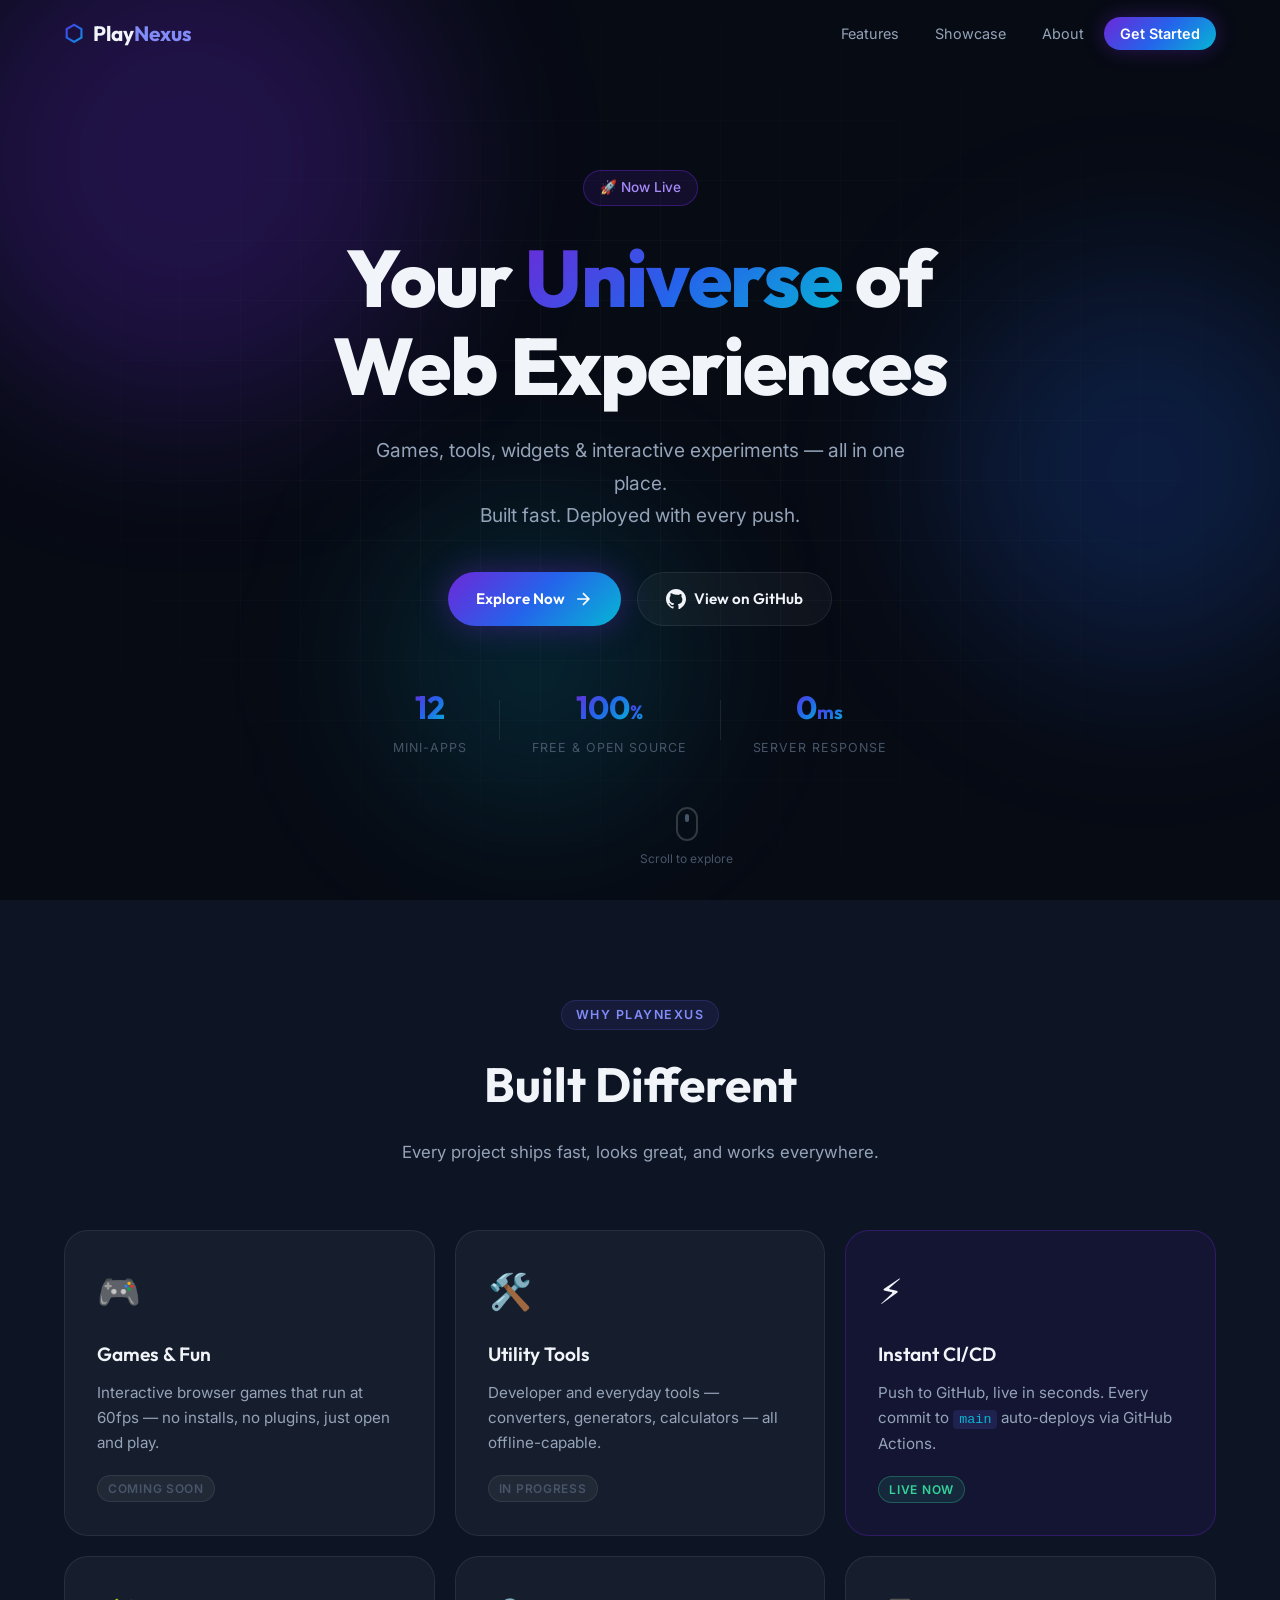
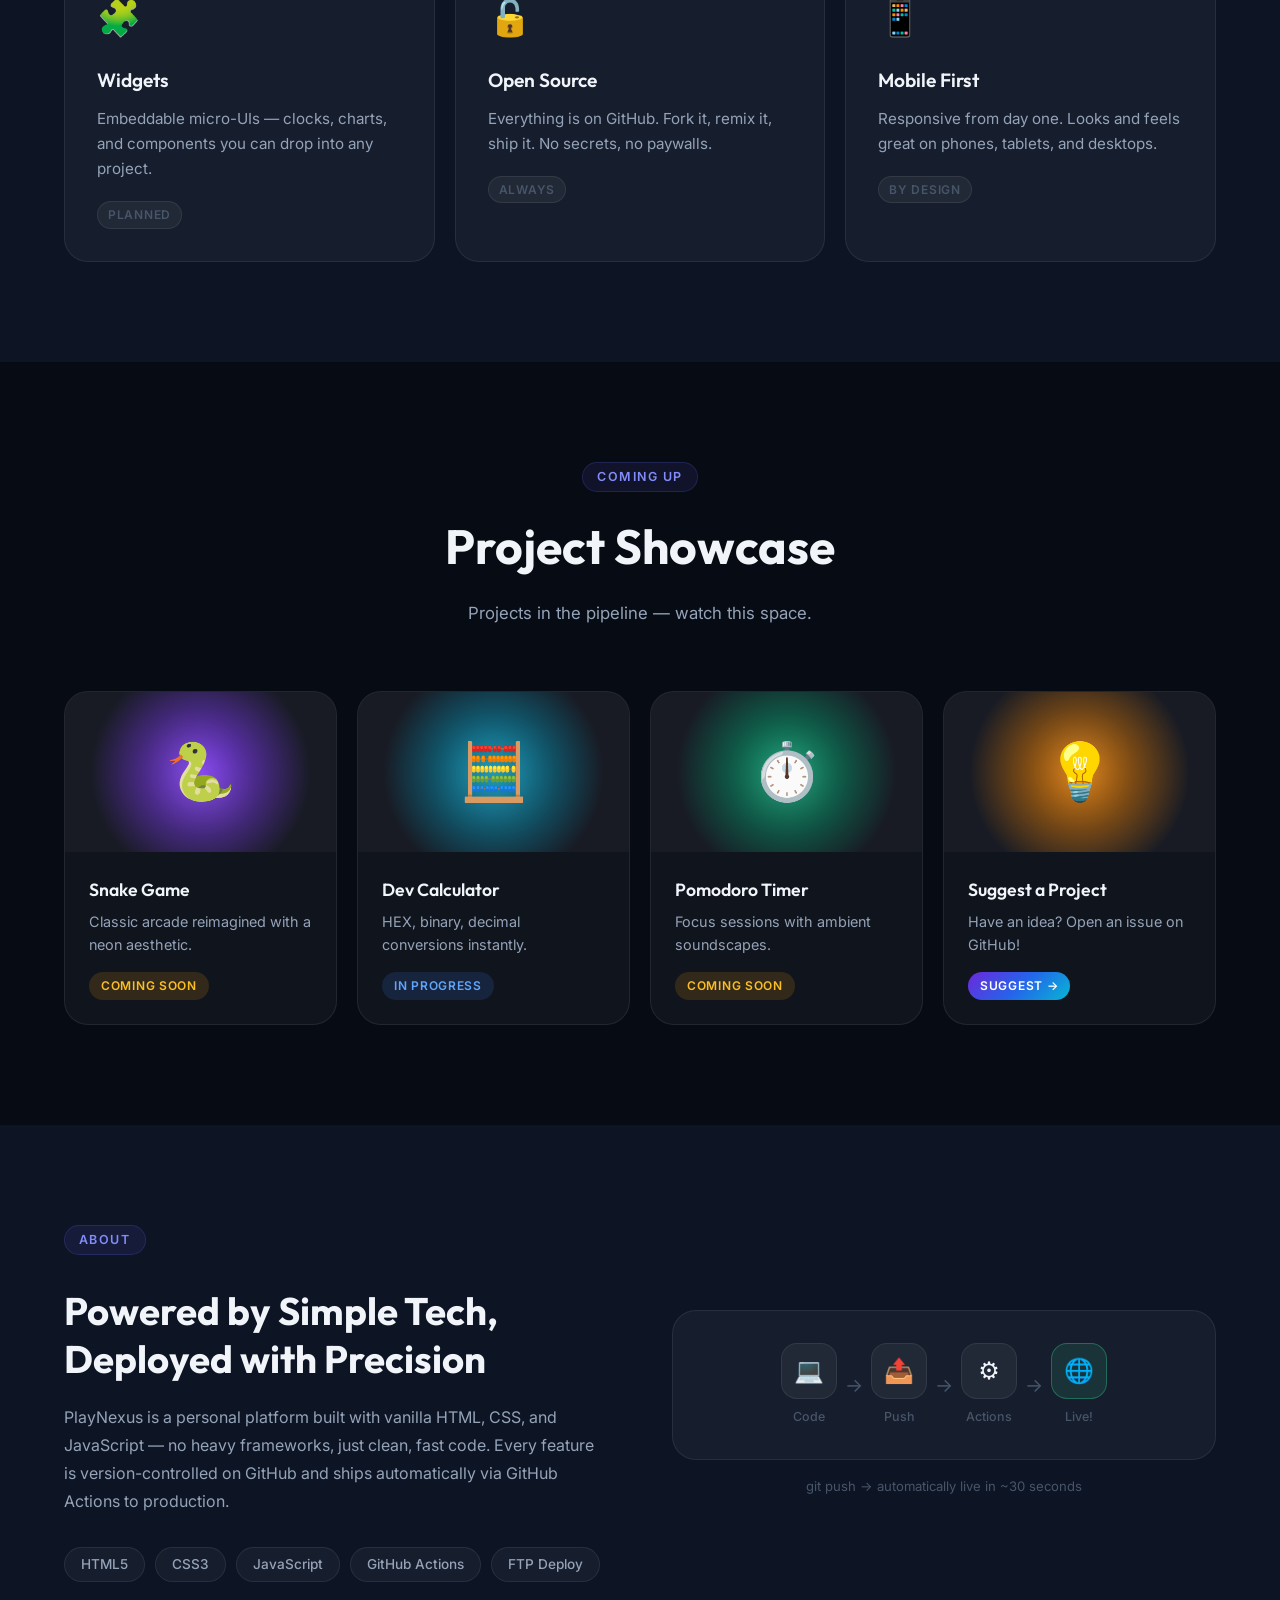
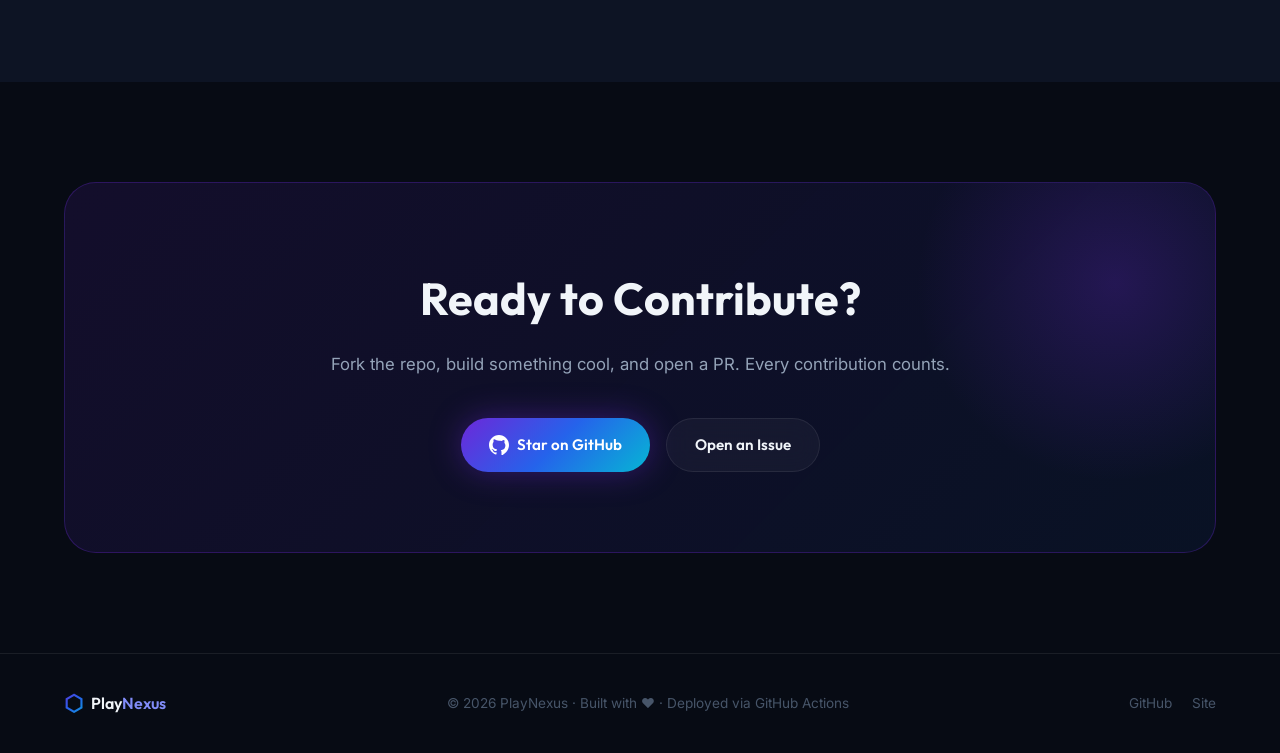
<file: index.html>
<!DOCTYPE html>
<html lang="en">
<head>
  <meta charset="UTF-8" />
  <meta name="viewport" content="width=device-width, initial-scale=1.0" />
  <meta name="description" content="PlayNexus — your hub for games, tools, and interactive web experiences. Built for the modern web." />
  <title>PlayNexus — Games, Tools &amp; More</title>
  <link rel="preconnect" href="https://fonts.googleapis.com" />
  <link rel="preconnect" href="https://fonts.gstatic.com" crossorigin />
  <link href="https://fonts.googleapis.com/css2?family=Outfit:wght@300;400;500;600;700;800&family=Inter:wght@300;400;500&display=swap" rel="stylesheet" />
  <link rel="stylesheet" href="css/style.css" />
</head>
<body>

  <!-- ═══ NAV ═══ -->
  <nav id="navbar" class="navbar" aria-label="Main navigation">
    <div class="nav-container">
      <a href="#" class="nav-logo" aria-label="PlayNexus home">
        <span class="logo-icon">⬡</span>
        <span class="logo-text">Play<span class="accent">Nexus</span></span>
      </a>
      <ul class="nav-links" role="list">
        <li><a href="#features" class="nav-link">Features</a></li>
        <li><a href="#showcase" class="nav-link">Showcase</a></li>
        <li><a href="#about" class="nav-link">About</a></li>
        <li><a href="#contact" class="nav-link nav-cta" id="nav-cta-btn">Get Started</a></li>
      </ul>
      <button class="hamburger" id="hamburger-btn" aria-label="Toggle menu" aria-expanded="false">
        <span></span><span></span><span></span>
      </button>
    </div>
  </nav>

  <!-- ═══ HERO ═══ -->
  <section id="hero" class="hero">
    <div class="hero-bg">
      <div class="orb orb-1"></div>
      <div class="orb orb-2"></div>
      <div class="orb orb-3"></div>
      <div class="grid-overlay"></div>
    </div>
    <div class="hero-content">
      <div class="hero-badge" id="hero-badge">🚀 Now Live</div>
      <h1 class="hero-title">
        Your <span class="gradient-text">Universe</span> of<br />
        Web Experiences
      </h1>
      <p class="hero-subtitle">
        Games, tools, widgets &amp; interactive experiments — all in one place.<br />
        Built fast. Deployed with every push.
      </p>
      <div class="hero-actions">
        <a href="#showcase" class="btn btn-primary" id="hero-explore-btn">
          <span>Explore Now</span>
          <svg width="20" height="20" viewBox="0 0 24 24" fill="none" stroke="currentColor" stroke-width="2"><path d="M5 12h14M12 5l7 7-7 7"/></svg>
        </a>
        <a href="https://github.com/JayantHariharan/my-web-dashboard" target="_blank" rel="noopener noreferrer" class="btn btn-secondary" id="hero-github-btn">
          <svg width="20" height="20" viewBox="0 0 24 24" fill="currentColor"><path d="M12 0C5.37 0 0 5.37 0 12c0 5.3 3.44 9.8 8.21 11.39.6.11.82-.26.82-.58v-2.03c-3.34.73-4.04-1.61-4.04-1.61-.55-1.39-1.34-1.76-1.34-1.76-1.09-.74.08-.73.08-.73 1.21.09 1.84 1.24 1.84 1.24 1.07 1.84 2.81 1.31 3.5 1 .11-.78.42-1.31.76-1.61-2.67-.3-5.47-1.33-5.47-5.93 0-1.31.47-2.38 1.24-3.22-.12-.3-.54-1.52.12-3.18 0 0 1.01-.32 3.3 1.23A11.5 11.5 0 0 1 12 6.8c1.02.01 2.04.14 3 .4 2.28-1.55 3.29-1.23 3.29-1.23.66 1.66.24 2.88.12 3.18.77.84 1.24 1.91 1.24 3.22 0 4.61-2.81 5.63-5.48 5.92.43.37.81 1.1.81 2.22v3.29c0 .32.22.7.83.58C20.57 21.8 24 17.3 24 12 24 5.37 18.63 0 12 0z"/></svg>
          <span>View on GitHub</span>
        </a>
      </div>
      <div class="hero-stats">
        <div class="stat">
          <span class="stat-num" data-target="12">0</span>
          <span class="stat-label">Mini-Apps</span>
        </div>
        <div class="stat-divider"></div>
        <div class="stat">
          <span class="stat-num" data-target="100">0</span><span class="stat-suffix">%</span>
          <span class="stat-label">Free &amp; Open Source</span>
        </div>
        <div class="stat-divider"></div>
        <div class="stat">
          <span class="stat-num" data-target="0">0</span><span class="stat-suffix">ms</span>
          <span class="stat-label">Server Response</span>
        </div>
      </div>
    </div>
    <div class="scroll-indicator" aria-hidden="true">
      <div class="scroll-mouse"><div class="scroll-dot"></div></div>
      <span>Scroll to explore</span>
    </div>
  </section>

  <!-- ═══ FEATURES ═══ -->
  <section id="features" class="features">
    <div class="container">
      <div class="section-header">
        <span class="section-tag">Why PlayNexus</span>
        <h2 class="section-title">Built Different</h2>
        <p class="section-subtitle">Every project ships fast, looks great, and works everywhere.</p>
      </div>
      <div class="features-grid">

        <article class="feature-card" id="feature-games">
          <div class="feature-icon">🎮</div>
          <h3>Games &amp; Fun</h3>
          <p>Interactive browser games that run at 60fps — no installs, no plugins, just open and play.</p>
          <div class="feature-tag">Coming Soon</div>
        </article>

        <article class="feature-card" id="feature-tools">
          <div class="feature-icon">🛠️</div>
          <h3>Utility Tools</h3>
          <p>Developer and everyday tools — converters, generators, calculators — all offline-capable.</p>
          <div class="feature-tag">In Progress</div>
        </article>

        <article class="feature-card feature-card--highlight" id="feature-cicd">
          <div class="feature-icon">⚡</div>
          <h3>Instant CI/CD</h3>
          <p>Push to GitHub, live in seconds. Every commit to <code>main</code> auto-deploys via GitHub Actions.</p>
          <div class="feature-tag feature-tag--live">Live Now</div>
        </article>

        <article class="feature-card" id="feature-widgets">
          <div class="feature-icon">🧩</div>
          <h3>Widgets</h3>
          <p>Embeddable micro-UIs — clocks, charts, and components you can drop into any project.</p>
          <div class="feature-tag">Planned</div>
        </article>

        <article class="feature-card" id="feature-open">
          <div class="feature-icon">🔓</div>
          <h3>Open Source</h3>
          <p>Everything is on GitHub. Fork it, remix it, ship it. No secrets, no paywalls.</p>
          <div class="feature-tag">Always</div>
        </article>

        <article class="feature-card" id="feature-pwa">
          <div class="feature-icon">📱</div>
          <h3>Mobile First</h3>
          <p>Responsive from day one. Looks and feels great on phones, tablets, and desktops.</p>
          <div class="feature-tag">By Design</div>
        </article>

      </div>
    </div>
  </section>

  <!-- ═══ SHOWCASE ═══ -->
  <section id="showcase" class="showcase">
    <div class="container">
      <div class="section-header">
        <span class="section-tag">Coming Up</span>
        <h2 class="section-title">Project Showcase</h2>
        <p class="section-subtitle">Projects in the pipeline — watch this space.</p>
      </div>
      <div class="showcase-grid">

        <div class="showcase-card" id="showcase-snake">
          <div class="showcase-preview" style="--color: #7c3aed;">
            <span class="showcase-emoji">🐍</span>
          </div>
          <div class="showcase-info">
            <h3>Snake Game</h3>
            <p>Classic arcade reimagined with a neon aesthetic.</p>
            <span class="badge badge-soon">Coming Soon</span>
          </div>
        </div>

        <div class="showcase-card" id="showcase-calc">
          <div class="showcase-preview" style="--color: #0891b2;">
            <span class="showcase-emoji">🧮</span>
          </div>
          <div class="showcase-info">
            <h3>Dev Calculator</h3>
            <p>HEX, binary, decimal conversions instantly.</p>
            <span class="badge badge-wip">In Progress</span>
          </div>
        </div>

        <div class="showcase-card" id="showcase-timer">
          <div class="showcase-preview" style="--color: #059669;">
            <span class="showcase-emoji">⏱️</span>
          </div>
          <div class="showcase-info">
            <h3>Pomodoro Timer</h3>
            <p>Focus sessions with ambient soundscapes.</p>
            <span class="badge badge-soon">Coming Soon</span>
          </div>
        </div>

        <div class="showcase-card showcase-card--cta" id="showcase-suggest">
          <div class="showcase-preview" style="--color: #d97706;">
            <span class="showcase-emoji">💡</span>
          </div>
          <div class="showcase-info">
            <h3>Suggest a Project</h3>
            <p>Have an idea? Open an issue on GitHub!</p>
            <a href="https://github.com/JayantHariharan/my-web-dashboard/issues" target="_blank" rel="noopener noreferrer" class="badge badge-action" id="suggest-link">Suggest →</a>
          </div>
        </div>

      </div>
    </div>
  </section>

  <!-- ═══ ABOUT / STACK ═══ -->
  <section id="about" class="about">
    <div class="container about-grid">
      <div class="about-text">
        <span class="section-tag">About</span>
        <h2>Powered by Simple Tech,<br/>Deployed with Precision</h2>
        <p>PlayNexus is a personal platform built with vanilla HTML, CSS, and JavaScript — no heavy frameworks, just clean, fast code. Every feature is version-controlled on GitHub and ships automatically via GitHub Actions to production.</p>
        <div class="tech-stack">
          <div class="tech-pill">HTML5</div>
          <div class="tech-pill">CSS3</div>
          <div class="tech-pill">JavaScript</div>
          <div class="tech-pill">GitHub Actions</div>
          <div class="tech-pill">FTP Deploy</div>
        </div>
      </div>
      <div class="about-visual" aria-hidden="true">
        <div class="pipeline">
          <div class="pipeline-step" id="pipeline-code">
            <div class="pipeline-icon">💻</div>
            <span>Code</span>
          </div>
          <div class="pipeline-arrow">→</div>
          <div class="pipeline-step" id="pipeline-push">
            <div class="pipeline-icon">📤</div>
            <span>Push</span>
          </div>
          <div class="pipeline-arrow">→</div>
          <div class="pipeline-step" id="pipeline-actions">
            <div class="pipeline-icon">⚙️</div>
            <span>Actions</span>
          </div>
          <div class="pipeline-arrow">→</div>
          <div class="pipeline-step pipeline-step--live" id="pipeline-live">
            <div class="pipeline-icon">🌐</div>
            <span>Live!</span>
          </div>
        </div>
        <p class="pipeline-caption">git push → automatically live in ~30 seconds</p>
      </div>
    </div>
  </section>

  <!-- ═══ CONTACT / CTA ═══ -->
  <section id="contact" class="cta-section">
    <div class="container">
      <div class="cta-card">
        <div class="cta-orb"></div>
        <h2>Ready to Contribute?</h2>
        <p>Fork the repo, build something cool, and open a PR. Every contribution counts.</p>
        <div class="cta-buttons">
          <a href="https://github.com/JayantHariharan/my-web-dashboard" target="_blank" rel="noopener noreferrer" class="btn btn-primary" id="cta-github-btn">
            <svg width="20" height="20" viewBox="0 0 24 24" fill="currentColor"><path d="M12 0C5.37 0 0 5.37 0 12c0 5.3 3.44 9.8 8.21 11.39.6.11.82-.26.82-.58v-2.03c-3.34.73-4.04-1.61-4.04-1.61-.55-1.39-1.34-1.76-1.34-1.76-1.09-.74.08-.73.08-.73 1.21.09 1.84 1.24 1.84 1.24 1.07 1.84 2.81 1.31 3.5 1 .11-.78.42-1.31.76-1.61-2.67-.3-5.47-1.33-5.47-5.93 0-1.31.47-2.38 1.24-3.22-.12-.3-.54-1.52.12-3.18 0 0 1.01-.32 3.3 1.23A11.5 11.5 0 0 1 12 6.8c1.02.01 2.04.14 3 .4 2.28-1.55 3.29-1.23 3.29-1.23.66 1.66.24 2.88.12 3.18.77.84 1.24 1.91 1.24 3.22 0 4.61-2.81 5.63-5.48 5.92.43.37.81 1.1.81 2.22v3.29c0 .32.22.7.83.58C20.57 21.8 24 17.3 24 12 24 5.37 18.63 0 12 0z"/></svg>
            Star on GitHub
          </a>
          <a href="https://github.com/JayantHariharan/my-web-dashboard/issues/new" target="_blank" rel="noopener noreferrer" class="btn btn-secondary" id="cta-issue-btn">Open an Issue</a>
        </div>
      </div>
    </div>
  </section>

  <!-- ═══ FOOTER ═══ -->
  <footer class="footer">
    <div class="container footer-inner">
      <div class="footer-brand">
        <span class="logo-icon">⬡</span>
        <span class="logo-text">Play<span class="accent">Nexus</span></span>
      </div>
      <p class="footer-copy">© 2026 PlayNexus · Built with ❤️ · Deployed via GitHub Actions</p>
      <div class="footer-links">
        <a href="https://github.com/JayantHariharan/my-web-dashboard" target="_blank" rel="noopener noreferrer" id="footer-github-link">GitHub</a>
        <a href="https://playnexus.unaux.com" id="footer-site-link">Site</a>
      </div>
    </div>
  </footer>

  <script src="js/main.js"></script>
</body>
</html>
</file>
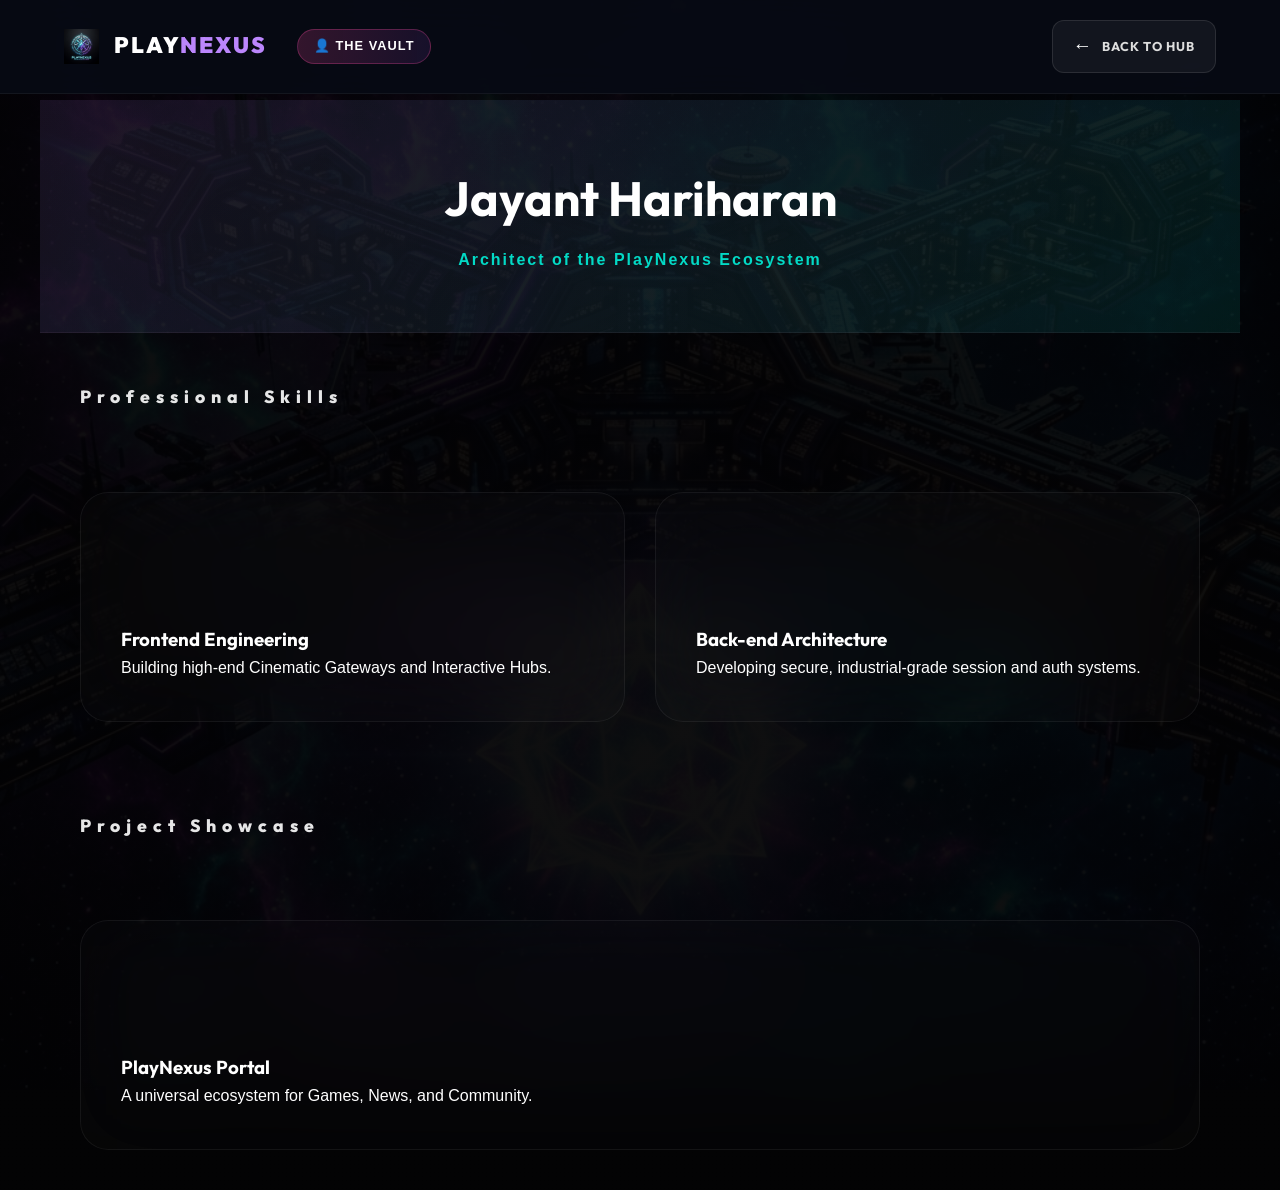
<file: src/author/author.html>
<!DOCTYPE html>
<html lang="en">
<head>
    <meta charset="UTF-8">
    <meta name="viewport" content="width=device-width, initial-scale=1.0">
    <title>The Vault | PlayNexus</title>
    <link href="https://fonts.googleapis.com/css2?family=Outfit:wght@300;600;800&display=swap" rel="stylesheet">
    <link rel="stylesheet" href="../css/style.css">
    <link rel="stylesheet" href="../css/crystal-portal.css">
    <style>
        .portfolio-grid {
            display: grid;
            grid-template-columns: repeat(auto-fit, minmax(350px, 1fr));
            gap: 30px;
            padding: 40px;
        }
        .prof-header {
            padding: 60px 40px;
            background: linear-gradient(135deg, rgba(187, 134, 252, 0.1), rgba(3, 218, 198, 0.1));
            border-bottom: 1px solid var(--crystal-border);
            text-align: center;
        }
    </style>
</head>
<body class="dark-theme" style="overflow-y: auto; padding-top: 100px;">

    <!-- 🚀 CRYSTAL HUD (App Header) -->
    <header style="position: fixed; top: 0; left: 0; right: 0; z-index: 1000; padding: 20px 5%; display: flex; justify-content: space-between; align-items: center; background: rgba(7, 11, 20, 0.9); backdrop-filter: blur(20px); border-bottom: 1px solid rgba(255,255,255,0.05);">
        <div style="display: flex; align-items: center; gap: 30px;">
            <!-- Logo -->
            <div style="display: flex; align-items: center; gap: 15px; cursor: pointer;" onclick="location.href='../index.html'">
                <img src="../assets/logo.png" style="width: 35px; height: auto;" alt="Nexus Logo">
                <div style="font-family: 'Outfit'; font-weight: 900; font-size: 1.4rem; letter-spacing: 2px;">PLAY<span style="color: var(--nexus-purple);">NEXUS</span></div>
            </div>
            
            <!-- App Identifier Pill -->
            <div style="font-weight: 800; font-size: 0.8rem; background: linear-gradient(90deg, rgba(236, 72, 153, 0.2), rgba(168, 85, 247, 0.1)); padding: 6px 16px; border-radius: 40px; border: 1px solid rgba(236, 72, 153, 0.3); letter-spacing: 1px; color: #fff;">
                👤 THE VAULT
            </div>
        </div>
        
        <!-- Back to Hub Button -->
        <div style="display: flex; align-items: center; gap: 10px; cursor: pointer; background: rgba(255,255,255,0.05); padding: 10px 20px; border-radius: 12px; border: 1px solid rgba(255,255,255,0.1); transition: all 0.3s;" onmouseover="this.style.background='rgba(255,255,255,0.1)'" onmouseout="this.style.background='rgba(255,255,255,0.05)'" onclick="location.href='../index.html'">
            <span style="font-size: 1.2rem;">←</span>
            <span style="font-family: 'Outfit'; font-weight: 700; font-size: 0.8rem; letter-spacing: 1px; color: #ddd;">BACK TO HUB</span>
        </div>
    </header>

    <main style="max-width: 1200px; margin: 0 auto;">
        <section class="prof-header">
            <h1 style="font-size: 3rem; margin-bottom: 10px;">Jayant Hariharan</h1>
            <p style="color: var(--nexus-cyan); font-weight: bold; letter-spacing: 2px;">Architect of the PlayNexus Ecosystem</p>
        </section>

        <h2 class="row-title" style="margin-top: 50px; padding: 0 40px;">Professional Skills</h2>
        <div class="portfolio-grid">
            <div class="crystal-card">
                <div class="info">
                    <h3>Frontend Engineering</h3>
                    <p>Building high-end Cinematic Gateways and Interactive Hubs.</p>
                </div>
            </div>
            <div class="crystal-card">
                <div class="info">
                    <h3>Back-end Architecture</h3>
                    <p>Developing secure, industrial-grade session and auth systems.</p>
                </div>
            </div>
        </div>

        <h2 class="row-title" style="margin-top: 50px; padding: 0 40px;">Project Showcase</h2>
        <div class="portfolio-grid">
            <div class="crystal-card tall">
                <div class="info">
                    <h3>PlayNexus Portal</h3>
                    <p>A universal ecosystem for Games, News, and Community.</p>
                </div>
            </div>
        </div>
    </main>

</body>
</html>
</file>
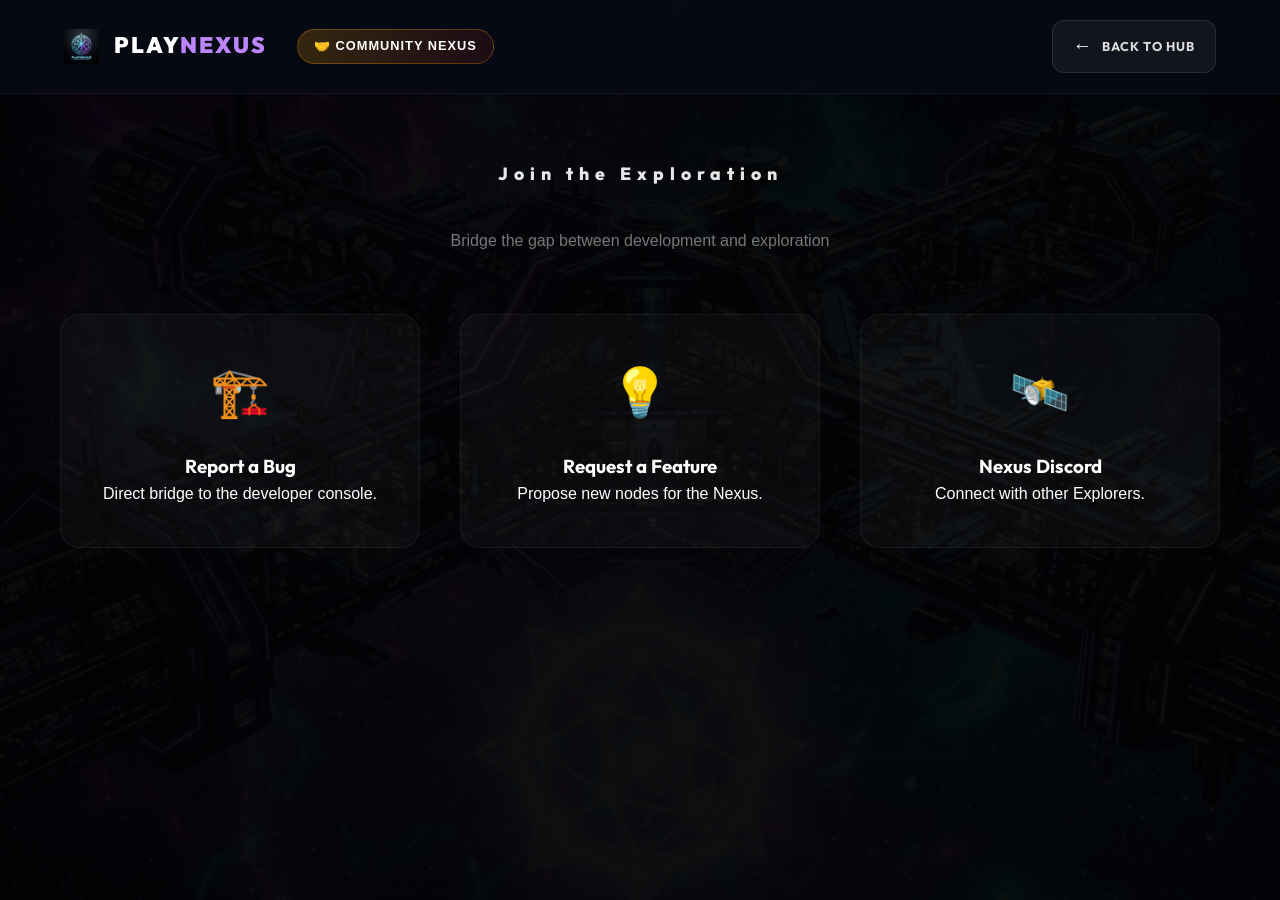
<file: src/community/community.html>
<!DOCTYPE html>
<html lang="en">
<head>
    <meta charset="UTF-8">
    <meta name="viewport" content="width=device-width, initial-scale=1.0">
    <title>Community Nexus | PlayNexus</title>
    <link href="https://fonts.googleapis.com/css2?family=Outfit:wght@300;600;800&display=swap" rel="stylesheet">
    <link rel="stylesheet" href="../css/style.css">
    <link rel="stylesheet" href="../css/crystal-portal.css">
    <style>
        .community-card {
            background: rgba(255,255,255,0.03);
            border: 1px solid var(--crystal-border);
            border-radius: 20px;
            padding: 40px;
            text-align: center;
            transition: all 0.3s;
            cursor: pointer;
        }
        .community-card:hover { background: rgba(255,255,255,0.06); border-color: var(--nexus-purple); transform: translateY(-10px); }
    </style>
</head>
<body class="dark-theme" style="overflow-y: auto; padding-top: 100px;">

    <!-- 🚀 CRYSTAL HUD (App Header) -->
    <header style="position: fixed; top: 0; left: 0; right: 0; z-index: 1000; padding: 20px 5%; display: flex; justify-content: space-between; align-items: center; background: rgba(7, 11, 20, 0.9); backdrop-filter: blur(20px); border-bottom: 1px solid rgba(255,255,255,0.05);">
        <div style="display: flex; align-items: center; gap: 30px;">
            <!-- Logo -->
            <div style="display: flex; align-items: center; gap: 15px; cursor: pointer;" onclick="location.href='../index.html'">
                <img src="../assets/logo.png" style="width: 35px; height: auto;" alt="Nexus Logo">
                <div style="font-family: 'Outfit'; font-weight: 900; font-size: 1.4rem; letter-spacing: 2px;">PLAY<span style="color: var(--nexus-purple);">NEXUS</span></div>
            </div>
            
            <!-- App Identifier Pill -->
            <div style="font-weight: 800; font-size: 0.8rem; background: linear-gradient(90deg, rgba(245, 158, 11, 0.2), rgba(220, 38, 38, 0.1)); padding: 6px 16px; border-radius: 40px; border: 1px solid rgba(245, 158, 11, 0.3); letter-spacing: 1px; color: #fff;">
                🤝 COMMUNITY NEXUS
            </div>
        </div>
        
        <!-- Back to Hub Button -->
        <div style="display: flex; align-items: center; gap: 10px; cursor: pointer; background: rgba(255,255,255,0.05); padding: 10px 20px; border-radius: 12px; border: 1px solid rgba(255,255,255,0.1); transition: all 0.3s;" onmouseover="this.style.background='rgba(255,255,255,0.1)'" onmouseout="this.style.background='rgba(255,255,255,0.05)'" onclick="location.href='../index.html'">
            <span style="font-size: 1.2rem;">←</span>
            <span style="font-family: 'Outfit'; font-weight: 700; font-size: 0.8rem; letter-spacing: 1px; color: #ddd;">BACK TO HUB</span>
        </div>
    </header>

    <main style="max-width: 1200px; margin: 0 auto; padding: 60px 20px;">
        <h1 class="row-title" style="text-align: center;">Join the Exploration</h1>
        <p style="text-align: center; color: #777; margin-bottom: 60px;">Bridge the gap between development and exploration</p>

        <div style="display: grid; grid-template-columns: repeat(auto-fit, minmax(300px, 1fr)); gap: 40px;">
            <!-- GitHub Bridge -->
            <div class="community-card" onclick="window.open('https://github.com/your-username/your-repo/issues', '_blank')">
                <div style="font-size: 3rem; margin-bottom: 20px;">🏗️</div>
                <h3>Report a Bug</h3>
                <p>Direct bridge to the developer console.</p>
            </div>

            <!-- Feature Requests -->
            <div class="community-card" onclick="window.open('https://github.com/your-username/your-repo/discussions', '_blank')">
                <div style="font-size: 3rem; margin-bottom: 20px;">💡</div>
                <h3>Request a Feature</h3>
                <p>Propose new nodes for the Nexus.</p>
            </div>

            <!-- Discord Community -->
            <div class="community-card">
                <div style="font-size: 3rem; margin-bottom: 20px;">🛰️</div>
                <h3>Nexus Discord</h3>
                <p>Connect with other Explorers.</p>
            </div>
        </div>
    </main>

</body>
</html>
</file>
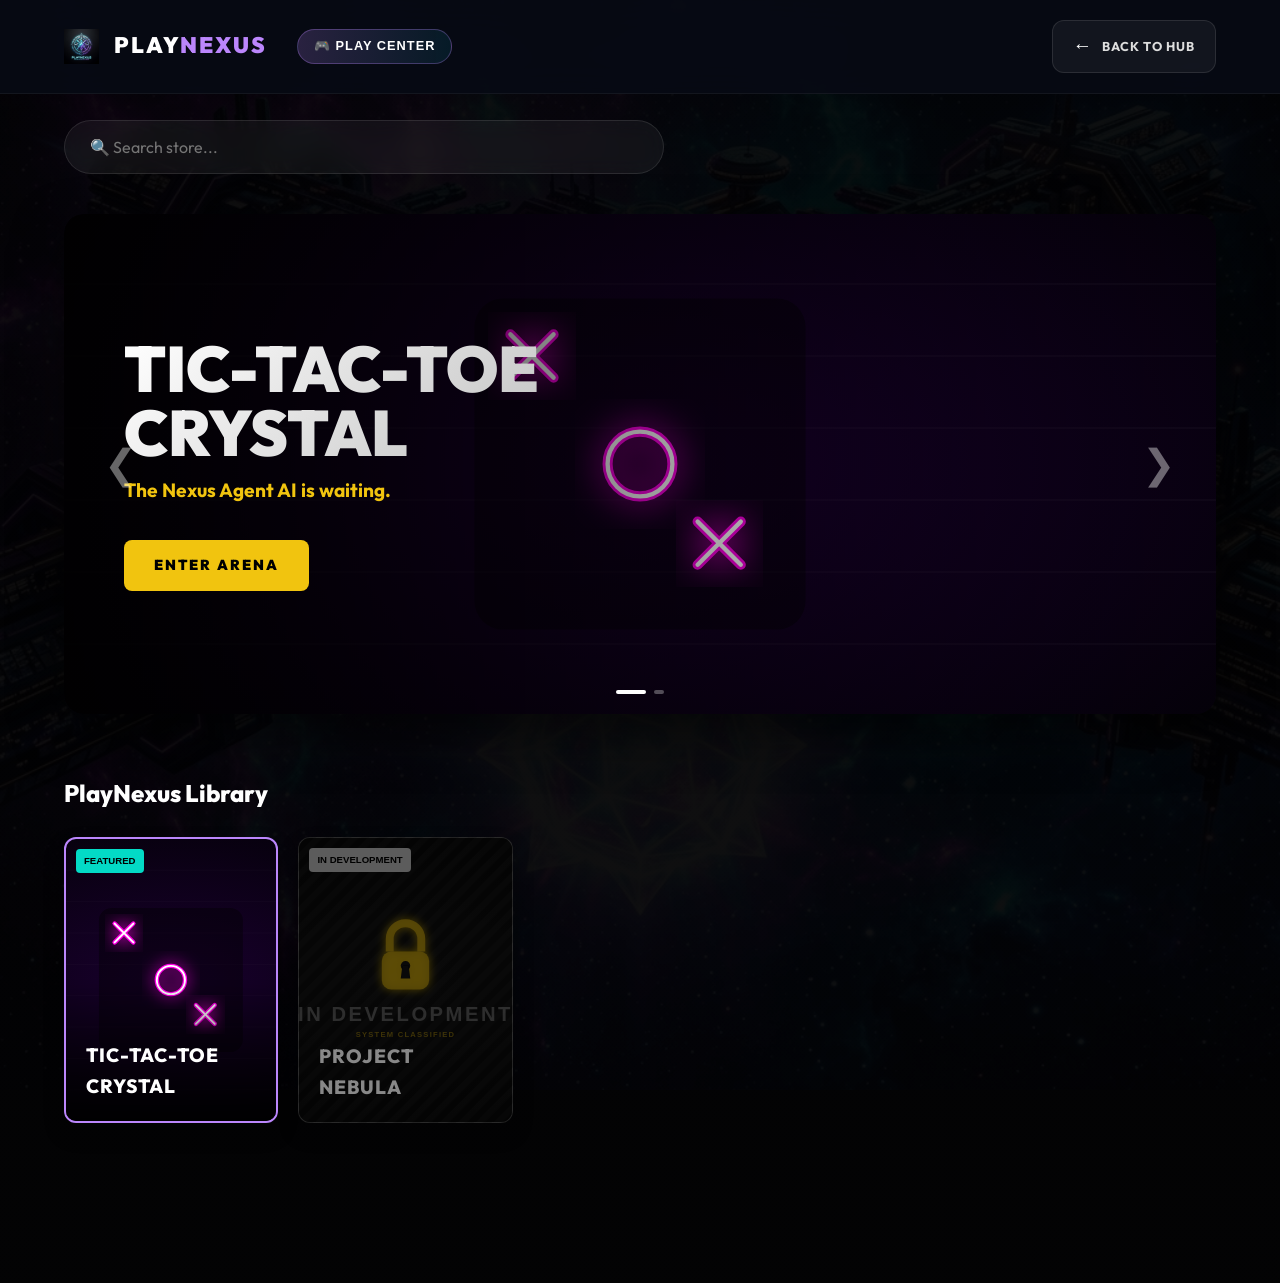
<file: src/games/games.html>
<!DOCTYPE html>
<html lang="en">
<head>
    <meta charset="UTF-8">
    <meta name="viewport" content="width=device-width, initial-scale=1.0">
    <title>Play Center | PlayNexus</title>
    <link href="https://fonts.googleapis.com/css2?family=Outfit:wght@300;600;800;900&display=swap" rel="stylesheet">
    <link rel="stylesheet" href="../css/style.css">
    <link rel="stylesheet" href="../css/crystal-portal.css">
    <style>
        /* 🕹️ Epic Store Showcase Styles */
        body { padding-top: 100px; overflow-x: hidden; }

        .store-container {
            max-width: 1400px;
            margin: 0 auto;
            padding: 0 5% 100px;
        }

        /* 🔍 Search Hub */
        .search-container {
            margin: 20px 0 40px;
        }
        
        .search-hub {
            width: 100%;
            max-width: 600px;
            padding: 16px 25px;
            background: rgba(255,255,255,0.05);
            border: 1px solid rgba(255,255,255,0.1);
            border-radius: 30px;
            color: #fff;
            font-family: 'Outfit';
            font-size: 1rem;
            backdrop-filter: blur(10px);
            transition: all 0.3s ease;
        }

        .search-hub:focus {
            outline: none;
            background: rgba(255,255,255,0.08);
            border-color: var(--nexus-purple);
            box-shadow: 0 0 20px rgba(187, 134, 252, 0.2);
        }

        /* 🎬 Epic Hero Section */
        .epic-hero {
            position: relative;
            width: 100%;
            height: 500px;
            border-radius: 20px;
            overflow: hidden;
            margin-bottom: 60px;
            box-shadow: 0 20px 50px rgba(0,0,0,0.5);
            background-size: cover;
            background-position: center;
            display: flex;
            align-items: center;
            transition: background-image 0.5s ease-in-out;
        }

        .epic-hero-overlay {
            position: absolute;
            inset: 0;
            background: linear-gradient(90deg, rgba(0,0,0,0.9) 0%, rgba(0,0,0,0.4) 50%, transparent 100%);
        }

        .epic-hero-content {
            position: relative;
            z-index: 2;
            padding: 60px;
            max-width: 600px;
        }

        .hero-logo-text {
            font-weight: 900;
            font-size: 4rem;
            line-height: 1;
            margin-bottom: 10px;
            text-transform: uppercase;
            font-family: 'Outfit';
            background: linear-gradient(135deg, #fff, #bbb);
            -webkit-background-clip: text;
            background-clip: text;
            color: transparent;
            transition: opacity 0.3s;
        }

        .epic-btn-yellow {
            background: #f1c40f;
            color: #000;
            font-family: 'Outfit';
            font-weight: 900;
            font-size: 0.9rem;
            padding: 14px 30px;
            border-radius: 8px;
            border: none;
            text-transform: uppercase;
            letter-spacing: 2px;
            margin-top: 25px;
            cursor: pointer;
            transition: transform 0.2s, filter 0.2s;
        }

        .epic-btn-yellow:hover { transform: scale(1.05); }
        .epic-btn-yellow.disabled { 
            background: rgba(255,255,255,0.1); 
            color: rgba(255,255,255,0.5); 
            cursor: not-allowed; 
        }
        .epic-btn-yellow.disabled:hover { transform: none; }

        /* 📺 Row Title */
        .store-section-title {
            font-family: 'Outfit';
            font-size: 1.5rem;
            font-weight: 800;
            margin-bottom: 25px;
            color: #fff;
        }

        .epic-strip {
            display: grid;
            grid-template-columns: repeat(auto-fill, minmax(200px, 1fr));
            gap: 20px;
            margin-bottom: 60px;
        }

        .epic-cover-card {
            aspect-ratio: 3/4;
            border-radius: 12px;
            overflow: hidden;
            position: relative;
            cursor: pointer;
            transition: transform 0.3s;
            box-shadow: 0 10px 20px rgba(0,0,0,0.3);
            background-size: cover;
            background-position: center;
        }

        .epic-cover-card:hover { transform: translateY(-8px); }
        .epic-cover-card.disabled { cursor: not-allowed; pointer-events: none; }
        .epic-cover-card.disabled:hover { transform: none; }

        .epic-cover-overlay {
            position: absolute;
            inset: 0;
            background: linear-gradient(0deg, rgba(0,0,0,0.9) 0%, transparent 50%);
            display: flex;
            align-items: flex-end;
            padding: 20px;
        }

        .epic-cover-title {
            font-family: 'Outfit';
            font-weight: 800;
            font-size: 1.2rem;
            text-transform: uppercase;
            letter-spacing: 1px;
            color: #fff;
        }

        .epic-cover-badge {
            position: absolute;
            top: 10px;
            left: 10px;
            background: rgba(255,255,255,0.9);
            color: #000;
            font-size: 0.6rem;
            font-weight: 900;
            padding: 4px 8px;
            border-radius: 4px;
        }

        /* 🔘 Modal Styles */
        .modal-overlay {
            position: fixed;
            inset: 0;
            background: rgba(0,0,0,0.85);
            backdrop-filter: blur(15px);
            z-index: 2000;
            display: flex;
            align-items: center;
            justify-content: center;
            opacity: 0;
            pointer-events: none;
            transition: opacity 0.3s ease;
        }
        .modal-overlay.active {
            opacity: 1;
            pointer-events: all;
        }
        .game-modal {
            background: rgba(255,255,255,0.05);
            border: 1px solid var(--nexus-purple);
            border-radius: 20px;
            padding: 40px;
            width: 90%;
            max-width: 500px;
            text-align: center;
            box-shadow: 0 0 50px rgba(187, 134, 252, 0.2);
            transform: translateY(20px);
            transition: transform 0.3s ease;
        }
        .modal-overlay.active .game-modal {
            transform: translateY(0);
        }
        .mode-btn {
            display: block;
            width: 100%;
            padding: 20px;
            margin: 15px 0;
            background: rgba(255,255,255,0.05);
            border: 1px solid rgba(255,255,255,0.1);
            border-radius: 12px;
            color: #fff;
            font-family: 'Outfit';
            font-size: 1.2rem;
            font-weight: 800;
            cursor: pointer;
            transition: all 0.3s ease;
        }
        .mode-btn:hover {
            background: rgba(187, 134, 252, 0.2);
            border-color: var(--nexus-purple);
            transform: translateY(-2px);
            box-shadow: 0 10px 30px rgba(187, 134, 252, 0.15);
        }
    </style>
</head>
<body class="dark-theme">

    <!-- 🚀 CRYSTAL HUD (App Header) -->
    <header style="position: fixed; top: 0; left: 0; right: 0; z-index: 1000; padding: 20px 5%; display: flex; justify-content: space-between; align-items: center; background: rgba(7, 11, 20, 0.9); backdrop-filter: blur(20px); border-bottom: 1px solid rgba(255,255,255,0.05);">
        <div style="display: flex; align-items: center; gap: 30px;">
            <!-- Logo -->
            <div style="display: flex; align-items: center; gap: 15px; cursor: pointer;" onclick="location.href='../index.html'">
                <img src="../assets/logo.png" style="width: 35px; height: auto;" alt="Nexus Logo">
                <div style="font-family: 'Outfit'; font-weight: 900; font-size: 1.4rem; letter-spacing: 2px;">PLAY<span style="color: var(--nexus-purple);">NEXUS</span></div>
            </div>
            
            <!-- App Identifier Pill -->
            <div style="font-weight: 800; font-size: 0.8rem; background: linear-gradient(90deg, rgba(187, 134, 252, 0.2), rgba(6, 182, 212, 0.1)); padding: 6px 16px; border-radius: 40px; border: 1px solid rgba(187, 134, 252, 0.3); letter-spacing: 1px; color: #fff;">
                🎮 PLAY CENTER
            </div>
        </div>
        
        <!-- Back to Hub Button -->
        <div style="display: flex; align-items: center; gap: 10px; cursor: pointer; background: rgba(255,255,255,0.05); padding: 10px 20px; border-radius: 12px; border: 1px solid rgba(255,255,255,0.1); transition: all 0.3s;" onmouseover="this.style.background='rgba(255,255,255,0.1)'" onmouseout="this.style.background='rgba(255,255,255,0.05)'" onclick="location.href='../index.html'">
            <span style="font-size: 1.2rem;">←</span>
            <span style="font-family: 'Outfit'; font-weight: 700; font-size: 0.8rem; letter-spacing: 1px; color: #ddd;">BACK TO HUB</span>
        </div>
    </header>

    <div class="store-container">
        
        <!-- 🔍 Epic Store Search -->
        <div class="search-container">
            <input type="text" class="search-hub" placeholder="🔍 Search store...">
        </div>

        <!-- 🎬 Epic Fortnite-Style Hero Carousel -->
        <div class="epic-hero" id="hero-banner" style="background-image: url('../assets/tictactoe-cover.svg'); background-size: cover; background-position: center;">
            <div class="epic-hero-overlay"></div>
            
            <!-- Hero Carousel Arrows -->
            <div style="position: absolute; left: 20px; top: 50%; transform: translateY(-50%); font-size: 2.5rem; color: rgba(255,255,255,0.4); cursor: pointer; z-index: 10; padding: 20px;" onmouseover="this.style.color='#fff'" onmouseout="this.style.color='rgba(255,255,255,0.4)'" onclick="prevSlide()">❮</div>
            <div style="position: absolute; right: 20px; top: 50%; transform: translateY(-50%); font-size: 2.5rem; color: rgba(255,255,255,0.4); cursor: pointer; z-index: 10; padding: 20px;" onmouseover="this.style.color='#fff'" onmouseout="this.style.color='rgba(255,255,255,0.4)'" onclick="nextSlide()">❯</div>

            <div class="epic-hero-content">
                <div class="hero-logo-text" id="hero-title">TIC-TAC-TOE CRYSTAL</div>
                <h3 id="hero-tagline" style="font-family: 'Outfit'; font-size: 1.2rem; color: #f1c40f; margin-bottom: 10px;">The Nexus Agent AI is waiting.</h3>
                <button class="epic-btn-yellow" id="hero-play-btn" onclick="triggerPlay()">ENTER ARENA</button>
            </div>

            <!-- Pagination Dots -->
            <div style="position: absolute; bottom: 20px; left: 50%; transform: translateX(-50%); display: flex; gap: 8px;" id="hero-dots">
                <div class="dot active" style="width: 30px; height: 4px; background: #fff; border-radius: 2px; transition: 0.3s;"></div>
                <div class="dot inactive" style="width: 10px; height: 4px; background: rgba(255,255,255,0.3); border-radius: 2px; transition: 0.3s;"></div>
            </div>
        </div>

        <!-- 📺 All Available Games Row -->
        <h2 class="store-section-title">PlayNexus Library</h2>
        <div class="epic-strip">
            <!-- Tic-Tac-Toe Crystal (Playable) -->
            <div class="epic-cover-card" onclick="openModal()" style="background-image: url('../assets/tictactoe-cover.svg'); background-size: cover; background-position: center; border: 2px solid var(--nexus-purple);">
                <span class="epic-cover-badge" style="background: var(--nexus-cyan); color: #000;">FEATURED</span>
                <div class="epic-cover-overlay">
                    <div class="epic-cover-title">Tic-Tac-Toe Crystal</div>
                </div>
            </div>

            <!-- Future Game Placeholder -->
            <div class="epic-cover-card disabled" style="background-image: url('../assets/coming-soon-cover.svg'); background-size: cover; background-position: center; border: 1px solid rgba(255,255,255,0.1);">
                <span class="epic-cover-badge">IN DEVELOPMENT</span>
                <div class="epic-cover-overlay" style="background: rgba(0,0,0,0.6);">
                    <div class="epic-cover-title" style="color: #888;">Project Nebula</div>
                </div>
            </div>
        </div>
        </div>

    </div>

    <!-- 🔘 Game Mode Selector Modal -->
    <div class="modal-overlay" id="mode-modal" onclick="closeModal(event)">
        <div class="game-modal" onclick="event.stopPropagation()">
            <h2 style="font-family: 'Outfit'; color: #fff; margin-bottom: 5px; font-size: 2rem;">SELECT MODE</h2>
            <p style="color: #888; margin-bottom: 30px; font-size: 0.9rem;">Choose your challenge for Tic-Tac-Toe Crystal.</p>
            
            <button class="mode-btn" onclick="location.href='tic-tac-toe.html?mode=single'">👤 SINGLE-PLAYER <span style="font-size: 0.8rem; color: #888; font-weight: normal;">(vs Agent AI)</span></button>
            <button class="mode-btn" onclick="location.href='tic-tac-toe.html?mode=multi'">👥 LOCAL MULTIPLAYER</button>
            
            <div style="margin-top: 25px; color: #666; font-size: 0.8rem; font-weight: bold; cursor: pointer; letter-spacing: 1px;" onmouseover="this.style.color='#fff'" onmouseout="this.style.color='#666'" onclick="closeModal(null, true)">CANCEL LAUNCH</div>
        </div>
    </div>

    <!-- Carousel Logic -->
    <!-- JS Logic -->
    <script>
        // Hero Carousel Logic
        const slides = [
            {
                title: "TIC-TAC-TOE CRYSTAL",
                tagline: "The Nexus Agent AI is waiting.",
                bg: "../assets/tictactoe-cover.svg",
                btnText: "ENTER ARENA",
                playable: true
            },
            {
                title: "PROJECT NEBULA",
                tagline: "Explore the vast uncharted galaxy.",
                bg: "../assets/coming-soon-cover.svg",
                btnText: "SYSTEM CLASSIFIED",
                playable: false
            }
        ];

        let currentIndex = 0;
        let slideInterval;

        const banner = document.getElementById('hero-banner');
        const title = document.getElementById('hero-title');
        const tagline = document.getElementById('hero-tagline');
        const playBtn = document.getElementById('hero-play-btn');
        const dots = document.querySelectorAll('#hero-dots .dot');

        function updateSlide() {
            const slide = slides[currentIndex];
            
            // Fade Text out
            title.style.opacity = 0;
            tagline.style.opacity = 0;
            playBtn.style.opacity = 0;

            setTimeout(() => {
                banner.style.backgroundImage = `url('${slide.bg}')`;
                title.innerText = slide.title;
                tagline.innerText = slide.tagline;
                playBtn.innerText = slide.btnText;

                if (slide.playable) {
                    playBtn.classList.remove('disabled');
                    playBtn.classList.add('epic-btn-yellow');
                    playBtn.style.background = '#f1c40f'; // Original yellow
                    playBtn.style.color = '#000';
                } else {
                    playBtn.classList.add('disabled');
                    playBtn.classList.remove('epic-btn-yellow');
                    playBtn.style.background = 'rgba(255,255,255,0.1)';
                    playBtn.style.color = '#888';
                }

                // Fade In
                title.style.opacity = 1;
                tagline.style.opacity = 1;
                playBtn.style.opacity = 1;
            }, 300);

            // Update dots
            dots.forEach((dot, index) => {
                if(index === currentIndex) {
                    dot.style.width = '30px';
                    dot.style.background = '#fff';
                } else {
                    dot.style.width = '10px';
                    dot.style.background = 'rgba(255,255,255,0.3)';
                }
            });
        }

        function nextSlide() {
            currentIndex = (currentIndex + 1) % slides.length;
            updateSlide();
            resetInterval();
        }

        function prevSlide() {
            currentIndex = (currentIndex - 1 + slides.length) % slides.length;
            updateSlide();
            resetInterval();
        }

        function resetInterval() {
            clearInterval(slideInterval);
            slideInterval = setInterval(nextSlide, 5000);
        }

        // Init Carousel
        resetInterval();

        banner.addEventListener('mouseenter', () => clearInterval(slideInterval));
        banner.addEventListener('mouseleave', () => resetInterval());

        function triggerPlay() {
            if (slides[currentIndex].playable) {
                openModal();
            }
        }

        // Modal Logic
        const modal = document.getElementById('mode-modal');
        function openModal() {
            modal.classList.add('active');
        }
        function closeModal(e, force = false) {
            if (force || e.target === modal) {
                modal.classList.remove('active');
            }
        }
    </script>
</body>
</html>
</file>
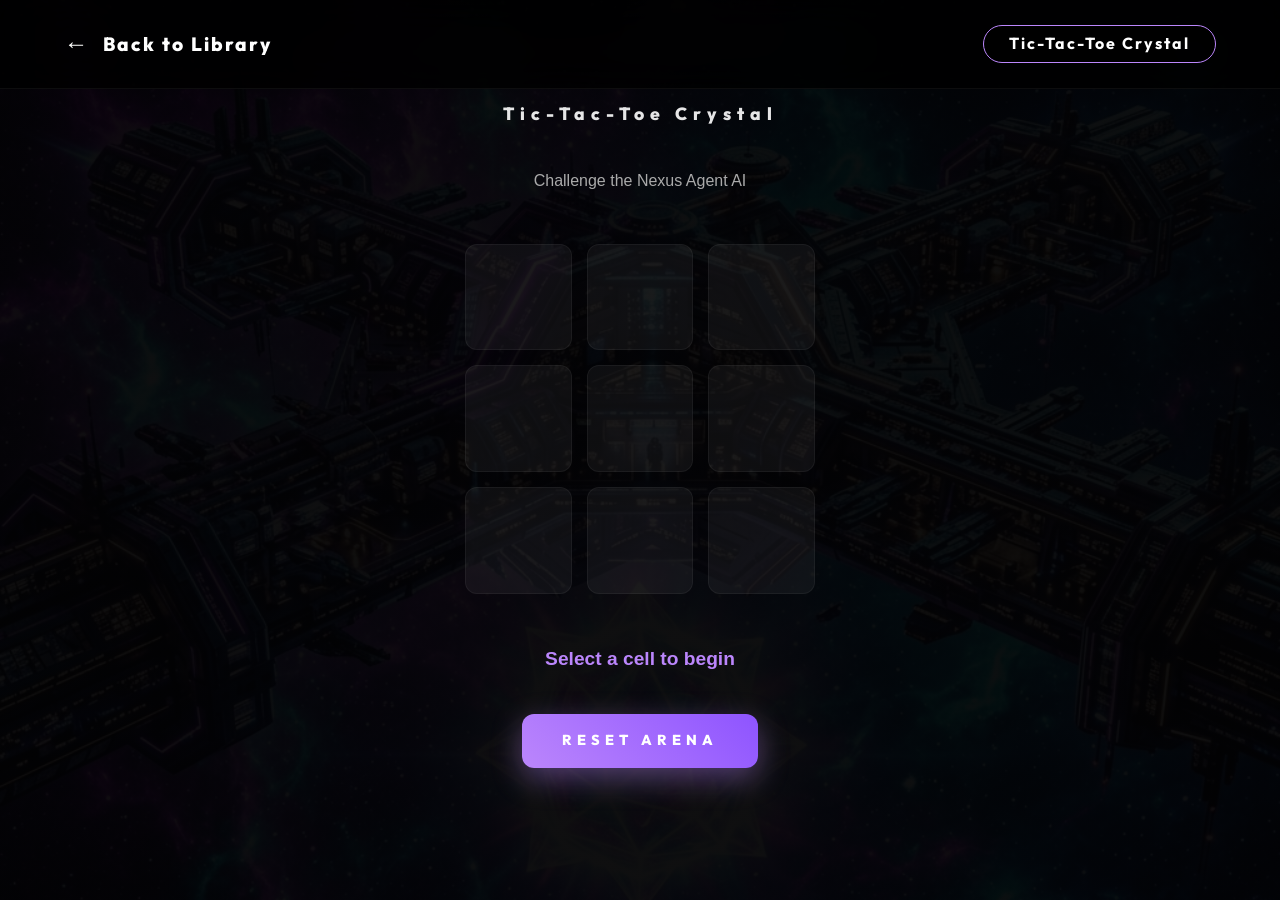
<file: src/games/tic-tac-toe.html>
<!DOCTYPE html>
<html lang="en">
<head>
    <meta charset="UTF-8">
    <meta name="viewport" content="width=device-width, initial-scale=1.0">
    <title>Tic-Tac-Toe Crystal | PlayNexus</title>
    <link href="https://fonts.googleapis.com/css2?family=Outfit:wght@300;600;800&display=swap" rel="stylesheet">
    <link rel="stylesheet" href="../css/style.css">
    <link rel="stylesheet" href="../css/crystal-portal.css">
    <style>
        .game-grid {
            display: grid;
            grid-template-columns: repeat(3, 1fr);
            gap: 15px;
            width: 350px;
            margin: 50px auto;
        }
        .cell {
            aspect-ratio: 1;
            background: rgba(255,255,255,0.05);
            border: 1px solid var(--crystal-border);
            border-radius: 12px;
            display: flex;
            align-items: center;
            justify-content: center;
            font-size: 2.5rem;
            font-weight: 800;
            cursor: pointer;
            transition: all 0.2s;
        }
        .cell:hover { background: rgba(255,255,255,0.1); border-color: var(--nexus-cyan); }
    </style>
</head>
<body class="dark-theme" style="overflow: auto; padding-top: 100px;">

    <!-- 🚀 CRYSTAL HUD -->
    <header style="position: fixed; top: 0; left: 0; right: 0; z-index: 1000; padding: 25px 5%; display: flex; justify-content: space-between; align-items: center; background: rgba(0,0,0,0.8); backdrop-filter: blur(20px); border-bottom: 1px solid var(--crystal-border);">
        <div style="display: flex; align-items: center; gap: 15px; cursor: pointer;" onclick="location.href='games.html'">
            <div style="font-size: 1.5rem; color: #fff;">←</div>
            <div style="font-family: 'Outfit'; font-weight: 800; font-size: 1.2rem; letter-spacing: 2px;">Back to Library</div>
        </div>
        <div style="font-weight: bold; background: rgba(0,0,0,0.5); padding: 5px 25px; border-radius: 40px; border: 1px solid var(--nexus-purple); font-family: 'Outfit'; letter-spacing: 2px;">
            Tic-Tac-Toe Crystal
        </div>
    </header>

    <main class="hub-row" style="text-align: center; max-width: 1200px; margin: 0 auto;">
        <h1 class="row-title">Tic-Tac-Toe Crystal</h1>
        <p style="color: #aaa; margin-bottom: 40px;">Challenge the Nexus Agent AI</p>

        <div class="game-grid">
            <div class="cell" id="c0"></div>
            <div class="cell" id="c1"></div>
            <div class="cell" id="c2"></div>
            <div class="cell" id="c3"></div>
            <div class="cell" id="c4"></div>
            <div class="cell" id="c5"></div>
            <div class="cell" id="c6"></div>
            <div class="cell" id="c7"></div>
            <div class="cell" id="c8"></div>
        </div>

        <div id="game-status" style="font-size: 1.2rem; margin-top: 30px; font-weight: bold; color: var(--nexus-purple);">
            Select a cell to begin
        </div>

        <button class="nexus-btn-luxe" style="width: auto; margin-top: 40px; padding: 15px 40px; border-radius: 12px; font-size: 0.9rem;" onclick="location.reload()">Reset Arena</button>
    </main>

</body>
</html>
</file>
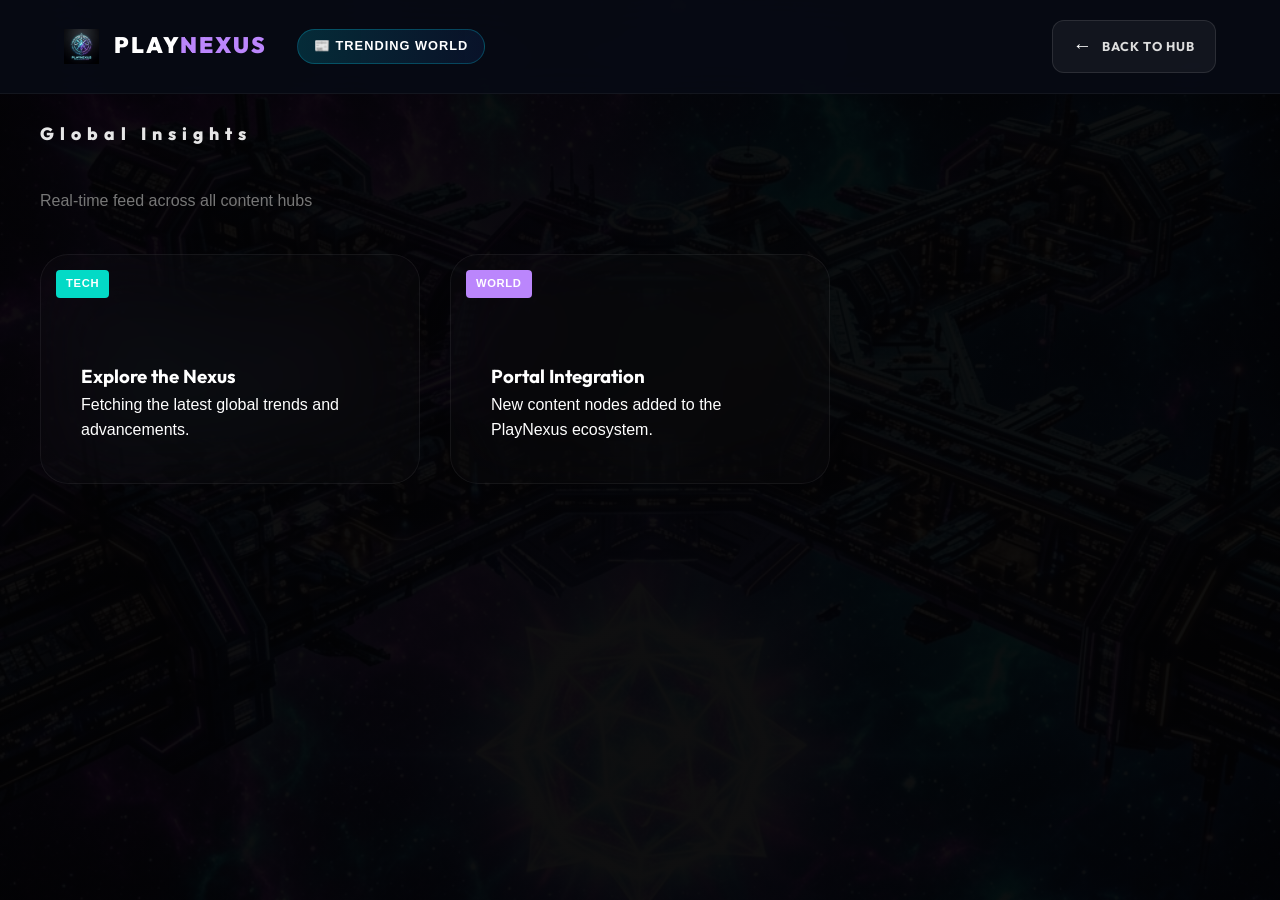
<file: src/news/news.html>
<!DOCTYPE html>
<html lang="en">
<head>
    <meta charset="UTF-8">
    <meta name="viewport" content="width=device-width, initial-scale=1.0">
    <title>Trending World | PlayNexus</title>
    <link href="https://fonts.googleapis.com/css2?family=Outfit:wght@300;600;800&display=swap" rel="stylesheet">
    <link rel="stylesheet" href="../css/style.css">
    <link rel="stylesheet" href="../css/crystal-portal.css">
    <style>
        .news-grid {
            display: grid;
            grid-template-columns: repeat(auto-fill, minmax(300px, 1fr));
            gap: 30px;
            padding: 40px;
        }
    </style>
</head>
<body class="dark-theme" style="overflow-y: auto; padding-top: 120px;">

    <!-- 🚀 CRYSTAL HUD (App Header) -->
    <header style="position: fixed; top: 0; left: 0; right: 0; z-index: 1000; padding: 20px 5%; display: flex; justify-content: space-between; align-items: center; background: rgba(7, 11, 20, 0.9); backdrop-filter: blur(20px); border-bottom: 1px solid rgba(255,255,255,0.05);">
        <div style="display: flex; align-items: center; gap: 30px;">
            <!-- Logo -->
            <div style="display: flex; align-items: center; gap: 15px; cursor: pointer;" onclick="location.href='../index.html'">
                <img src="../assets/logo.png" style="width: 35px; height: auto;" alt="Nexus Logo">
                <div style="font-family: 'Outfit'; font-weight: 900; font-size: 1.4rem; letter-spacing: 2px;">PLAY<span style="color: var(--nexus-purple);">NEXUS</span></div>
            </div>
            
            <!-- App Identifier Pill -->
            <div style="font-weight: 800; font-size: 0.8rem; background: linear-gradient(90deg, rgba(6, 182, 212, 0.2), rgba(37, 99, 235, 0.1)); padding: 6px 16px; border-radius: 40px; border: 1px solid rgba(6, 182, 212, 0.3); letter-spacing: 1px; color: #fff;">
                📰 TRENDING WORLD
            </div>
        </div>
        
        <!-- Back to Hub Button -->
        <div style="display: flex; align-items: center; gap: 10px; cursor: pointer; background: rgba(255,255,255,0.05); padding: 10px 20px; border-radius: 12px; border: 1px solid rgba(255,255,255,0.1); transition: all 0.3s;" onmouseover="this.style.background='rgba(255,255,255,0.1)'" onmouseout="this.style.background='rgba(255,255,255,0.05)'" onclick="location.href='../index.html'">
            <span style="font-size: 1.2rem;">←</span>
            <span style="font-family: 'Outfit'; font-weight: 700; font-size: 0.8rem; letter-spacing: 1px; color: #ddd;">BACK TO HUB</span>
        </div>
    </header>

    <main style="max-width: 1400px; margin: 0 auto; text-align: left;">
        <h1 class="row-title" style="padding: 0 40px;">Global Insights</h1>
        <p style="padding: 0 40px; color: #777;">Real-time feed across all content hubs</p>

        <section class="news-grid" id="news-feed">
            <!-- News Cards will be dynamically injected here -->
            <div class="crystal-card">
                <span class="badge" style="background: var(--nexus-cyan); padding: 5px 10px; border-radius: 4px; font-size: 0.7rem; position: absolute; top: 15px; left: 15px;">TECH</span>
                <div class="info">
                    <h3>Explore the Nexus</h3>
                    <p>Fetching the latest global trends and advancements.</p>
                </div>
            </div>
            <div class="crystal-card">
                <span class="badge" style="background: var(--nexus-purple); padding: 5px 10px; border-radius: 4px; font-size: 0.7rem; position: absolute; top: 15px; left: 15px;">WORLD</span>
                <div class="info">
                    <h3>Portal Integration</h3>
                    <p>New content nodes added to the PlayNexus ecosystem.</p>
                </div>
            </div>
        </section>
        
    </main>

</body>
</html>
</file>
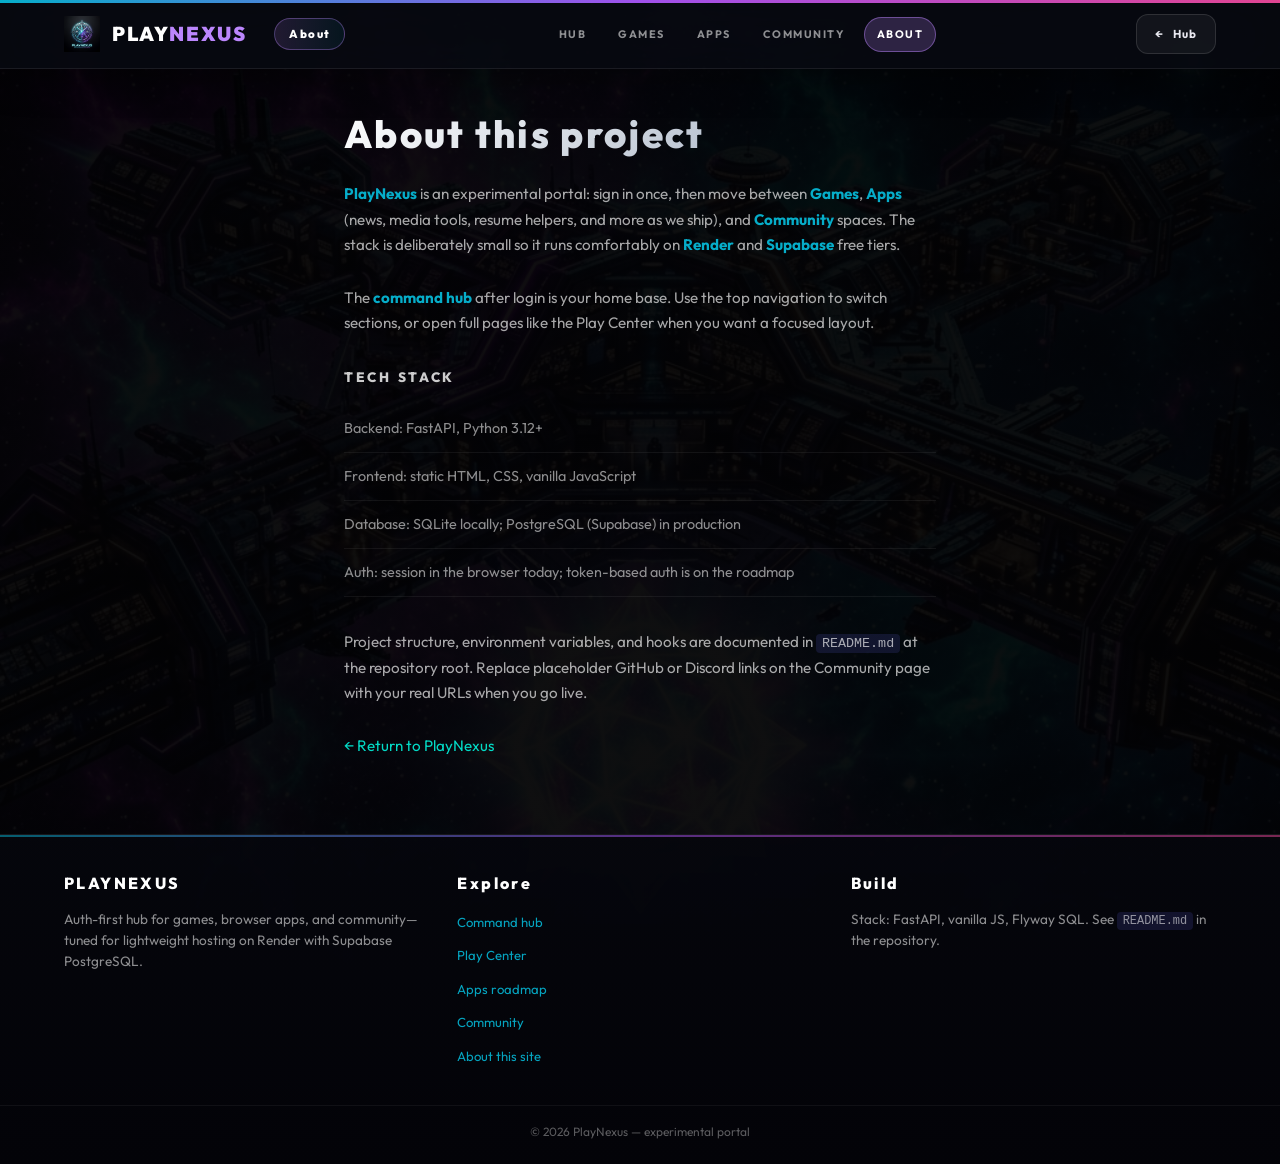
<file: src/frontend/about/about.html>
<!DOCTYPE html>
<html lang="en">
<head>
    <meta charset="UTF-8">
    <meta name="viewport" content="width=device-width, initial-scale=1.0">
    <title>About PlayNexus</title>
    <meta name="description" content="What PlayNexus is: auth hub, games, apps, and community—built for Render and Supabase free tier.">
    <link href="https://fonts.googleapis.com/css2?family=Outfit:wght@300;600;800&display=swap" rel="stylesheet">
    <link rel="stylesheet" href="../css/style.css">
    <link rel="stylesheet" href="../css/crystal-portal.css">
    <link rel="stylesheet" href="../css/site-chrome.css">
    <style>
        .about-hero {
            max-width: 720px;
            margin: 0 auto;
            padding: 28px 5% 48px;
        }
        .about-hero h1 {
            font-family: 'Outfit', sans-serif;
            font-weight: 800;
            font-size: clamp(1.75rem, 4vw, 2.4rem);
            letter-spacing: 0.06em;
            margin-bottom: 16px;
            background: linear-gradient(135deg, #fff, #94a3b8);
            -webkit-background-clip: text;
            background-clip: text;
            color: transparent;
        }
        .about-block {
            font-family: 'Outfit', sans-serif;
            color: rgba(255, 255, 255, 0.65);
            line-height: 1.65;
            margin-bottom: 28px;
            font-size: 0.95rem;
        }
        .about-block strong {
            color: rgba(6, 182, 212, 0.95);
        }
        .about-list {
            list-style: none;
            padding: 0;
            margin: 0;
        }
        .about-list li {
            font-family: 'Outfit', sans-serif;
            padding: 12px 0;
            border-bottom: 1px solid rgba(255, 255, 255, 0.06);
            color: rgba(255, 255, 255, 0.55);
            font-size: 0.9rem;
        }
    </style>
</head>
<body class="dark-theme site-with-chrome" data-root-prefix=".." data-chrome-active="about" data-chrome-pill="About" style="min-height: 100vh; display: flex; flex-direction: column;">

    <div id="site-chrome-header"></div>

    <main class="about-hero" style="flex: 1;">
        <h1>About this project</h1>
        <p class="about-block">
            <strong>PlayNexus</strong> is an experimental portal: sign in once, then move between
            <strong>Games</strong>, <strong>Apps</strong> (news, media tools, resume helpers, and more as we ship),
            and <strong>Community</strong> spaces. The stack is deliberately small so it runs comfortably on
            <strong>Render</strong> and <strong>Supabase</strong> free tiers.
        </p>
        <p class="about-block">
            The <strong>command hub</strong> after login is your home base. Use the top navigation to switch sections,
            or open full pages like the Play Center when you want a focused layout.
        </p>
        <h2 class="row-title" style="font-size: 0.85rem; letter-spacing: 0.2em; opacity: 0.8; margin: 32px 0 16px;">TECH STACK</h2>
        <ul class="about-list">
            <li>Backend: FastAPI, Python 3.12+</li>
            <li>Frontend: static HTML, CSS, vanilla JavaScript</li>
            <li>Database: SQLite locally; PostgreSQL (Supabase) in production</li>
            <li>Auth: session in the browser today; token-based auth is on the roadmap</li>
        </ul>
        <p class="about-block" style="margin-top: 32px;">
            Project structure, environment variables, and hooks are documented in <code>README.md</code> at the repository root.
            Replace placeholder GitHub or Discord links on the Community page with your real URLs when you go live.
        </p>
        <p class="about-block">
            <a href="../index.html" style="color: var(--nexus-cyan);">← Return to PlayNexus</a>
        </p>
    </main>

    <div id="site-chrome-footer"></div>
    <script src="../js/site-chrome.js"></script>
</body>
</html>
</file>
<file: css/style.css>
/* ═══════════════════════════════════════════════════
   PlayNexus — Main Stylesheet
   Dark glassmorphism theme, mobile-first, pure CSS
   ═══════════════════════════════════════════════════ */

/* ─── Tokens ─── */
:root {
  --bg-base:       #070b14;
  --bg-surface:    #0d1424;
  --bg-card:       rgba(255,255,255,0.04);
  --bg-card-hover: rgba(255,255,255,0.08);
  --border:        rgba(255,255,255,0.08);
  --border-hover:  rgba(255,255,255,0.18);

  --accent-1:  #6d28d9;   /* violet */
  --accent-2:  #2563eb;   /* blue   */
  --accent-3:  #06b6d4;   /* cyan   */
  --accent-grd: linear-gradient(135deg, var(--accent-1), var(--accent-2), var(--accent-3));

  --text-primary:   #f1f5f9;
  --text-secondary: #94a3b8;
  --text-muted:     #475569;

  --radius-sm: 8px;
  --radius-md: 16px;
  --radius-lg: 24px;
  --radius-xl: 32px;

  --transition-fast: 0.2s ease;
  --transition-mid:  0.35s cubic-bezier(0.4, 0, 0.2, 1);
  --transition-slow: 0.6s cubic-bezier(0.4, 0, 0.2, 1);

  --nav-height: 68px;
  --container:  1200px;
}

/* ─── Reset ─── */
*, *::before, *::after { box-sizing: border-box; margin: 0; padding: 0; }
html { scroll-behavior: smooth; scroll-padding-top: var(--nav-height); }
body {
  font-family: 'Inter', system-ui, sans-serif;
  background: var(--bg-base);
  color: var(--text-primary);
  line-height: 1.6;
  overflow-x: hidden;
}
a { color: inherit; text-decoration: none; }
img { max-width: 100%; display: block; }
ul { list-style: none; }
button { cursor: pointer; border: none; background: none; font: inherit; }
code {
  font-family: 'Fira Code', 'Cascadia Code', monospace;
  background: rgba(99,102,241,0.15);
  color: var(--accent-3);
  padding: 2px 6px;
  border-radius: 4px;
  font-size: 0.88em;
}

/* ─── Utility ─── */
.container {
  width: 100%;
  max-width: var(--container);
  margin: 0 auto;
  padding: 0 24px;
}
.gradient-text {
  background: var(--accent-grd);
  -webkit-background-clip: text;
  -webkit-text-fill-color: transparent;
  background-clip: text;
}
.accent { color: #818cf8; }

/* ─── Buttons ─── */
.btn {
  display: inline-flex;
  align-items: center;
  gap: 8px;
  padding: 14px 28px;
  border-radius: 100px;
  font-family: 'Outfit', sans-serif;
  font-weight: 600;
  font-size: 0.95rem;
  transition: var(--transition-mid);
  position: relative;
  overflow: hidden;
  white-space: nowrap;
}
.btn::before {
  content: '';
  position: absolute;
  inset: 0;
  background: white;
  opacity: 0;
  transition: opacity var(--transition-fast);
}
.btn:hover::before { opacity: 0.07; }
.btn:active { transform: scale(0.97); }

.btn-primary {
  background: var(--accent-grd);
  color: #fff;
  box-shadow: 0 0 32px rgba(109,40,217,0.4);
}
.btn-primary:hover {
  box-shadow: 0 0 48px rgba(109,40,217,0.6);
  transform: translateY(-2px);
}
.btn-secondary {
  background: var(--bg-card);
  color: var(--text-primary);
  border: 1px solid var(--border);
  backdrop-filter: blur(12px);
}
.btn-secondary:hover {
  border-color: var(--border-hover);
  transform: translateY(-2px);
}

/* ─── Nav ─── */
.navbar {
  position: fixed;
  top: 0; left: 0; right: 0;
  z-index: 100;
  height: var(--nav-height);
  background: rgba(7,11,20,0);
  backdrop-filter: blur(0px);
  border-bottom: 1px solid transparent;
  transition: background var(--transition-mid), backdrop-filter var(--transition-mid), border-color var(--transition-mid);
}
.navbar.scrolled {
  background: rgba(7,11,20,0.85);
  backdrop-filter: blur(20px);
  border-color: var(--border);
}
.nav-container {
  max-width: var(--container);
  margin: 0 auto;
  padding: 0 24px;
  height: 100%;
  display: flex;
  align-items: center;
  justify-content: space-between;
}
.nav-logo {
  display: flex;
  align-items: center;
  gap: 10px;
  font-family: 'Outfit', sans-serif;
  font-weight: 700;
  font-size: 1.3rem;
  transition: opacity var(--transition-fast);
}
.nav-logo:hover { opacity: 0.8; }
.logo-icon {
  font-size: 1.4rem;
  background: var(--accent-grd);
  -webkit-background-clip: text;
  -webkit-text-fill-color: transparent;
  background-clip: text;
}
.nav-links {
  display: flex;
  align-items: center;
  gap: 4px;
}
.nav-link {
  padding: 8px 16px;
  border-radius: 100px;
  font-size: 0.9rem;
  color: var(--text-secondary);
  transition: var(--transition-fast);
}
.nav-link:hover { color: var(--text-primary); background: var(--bg-card); }
.nav-cta {
  background: var(--accent-grd);
  color: #fff !important;
  font-weight: 600;
  box-shadow: 0 0 20px rgba(109,40,217,0.35);
}
.nav-cta:hover { box-shadow: 0 0 30px rgba(109,40,217,0.55); transform: translateY(-1px); }

.hamburger {
  display: none;
  flex-direction: column;
  gap: 5px;
  padding: 8px;
}
.hamburger span {
  display: block;
  width: 22px;
  height: 2px;
  background: var(--text-primary);
  border-radius: 2px;
  transition: var(--transition-mid);
}
.hamburger.open span:nth-child(1) { transform: translateY(7px) rotate(45deg); }
.hamburger.open span:nth-child(2) { opacity: 0; transform: scaleX(0); }
.hamburger.open span:nth-child(3) { transform: translateY(-7px) rotate(-45deg); }

/* ─── Hero ─── */
.hero {
  position: relative;
  min-height: 100vh;
  display: flex;
  flex-direction: column;
  align-items: center;
  justify-content: center;
  overflow: hidden;
  padding: calc(var(--nav-height) + 40px) 24px 80px;
  text-align: center;
}
.hero-bg { position: absolute; inset: 0; z-index: 0; }
.orb {
  position: absolute;
  border-radius: 50%;
  filter: blur(80px);
  animation: float 8s ease-in-out infinite;
}
.orb-1 {
  width: 500px; height: 500px;
  background: rgba(109,40,217,0.25);
  top: -10%; left: -5%;
  animation-delay: 0s;
}
.orb-2 {
  width: 400px; height: 400px;
  background: rgba(37,99,235,0.2);
  top: 30%; right: -5%;
  animation-delay: -3s;
}
.orb-3 {
  width: 300px; height: 300px;
  background: rgba(6,182,212,0.15);
  bottom: 10%; left: 30%;
  animation-delay: -6s;
}
@keyframes float {
  0%, 100% { transform: translate(0, 0) scale(1); }
  33%       { transform: translate(20px, -20px) scale(1.05); }
  66%       { transform: translate(-15px, 15px) scale(0.97); }
}
.grid-overlay {
  position: absolute;
  inset: 0;
  background-image:
    linear-gradient(rgba(255,255,255,0.025) 1px, transparent 1px),
    linear-gradient(90deg, rgba(255,255,255,0.025) 1px, transparent 1px);
  background-size: 60px 60px;
  mask-image: radial-gradient(ellipse at center, black 30%, transparent 80%);
}

.hero-content { position: relative; z-index: 1; max-width: 800px; }
.hero-badge {
  display: inline-flex;
  align-items: center;
  gap: 6px;
  padding: 6px 16px;
  border-radius: 100px;
  border: 1px solid rgba(109,40,217,0.4);
  background: rgba(109,40,217,0.12);
  font-size: 0.85rem;
  color: #a78bfa;
  font-weight: 500;
  margin-bottom: 28px;
  animation: fadeSlideDown 0.8s ease both;
}
.hero-title {
  font-family: 'Outfit', sans-serif;
  font-size: clamp(2.4rem, 7vw, 5rem);
  font-weight: 800;
  line-height: 1.1;
  letter-spacing: -0.02em;
  margin-bottom: 24px;
  animation: fadeSlideDown 0.8s 0.1s ease both;
}
.hero-subtitle {
  font-size: clamp(1rem, 2.5vw, 1.2rem);
  color: var(--text-secondary);
  max-width: 580px;
  margin: 0 auto 40px;
  line-height: 1.7;
  animation: fadeSlideDown 0.8s 0.2s ease both;
}
.hero-actions {
  display: flex;
  gap: 16px;
  justify-content: center;
  flex-wrap: wrap;
  margin-bottom: 56px;
  animation: fadeSlideDown 0.8s 0.3s ease both;
}
.hero-stats {
  display: flex;
  align-items: center;
  justify-content: center;
  gap: 32px;
  animation: fadeSlideDown 0.8s 0.4s ease both;
}
.stat { text-align: center; }
.stat-num {
  font-family: 'Outfit', sans-serif;
  font-size: 2rem;
  font-weight: 700;
  background: var(--accent-grd);
  -webkit-background-clip: text;
  -webkit-text-fill-color: transparent;
  background-clip: text;
}
.stat-suffix {
  font-family: 'Outfit', sans-serif;
  font-size: 1.2rem;
  font-weight: 700;
  background: var(--accent-grd);
  -webkit-background-clip: text;
  -webkit-text-fill-color: transparent;
  background-clip: text;
}
.stat-label {
  display: block;
  font-size: 0.78rem;
  color: var(--text-muted);
  text-transform: uppercase;
  letter-spacing: 0.08em;
  margin-top: 4px;
}
.stat-divider {
  width: 1px;
  height: 40px;
  background: var(--border);
}

.scroll-indicator {
  position: absolute;
  bottom: 32px;
  left: 50%;
  transform: translateX(-50%);
  display: flex;
  flex-direction: column;
  align-items: center;
  gap: 8px;
  color: var(--text-muted);
  font-size: 0.75rem;
  animation: fadeSlideDown 1s 0.8s ease both;
}
.scroll-mouse {
  width: 22px;
  height: 34px;
  border: 2px solid var(--border-hover);
  border-radius: 12px;
  display: flex;
  align-items: flex-start;
  justify-content: center;
  padding-top: 5px;
}
.scroll-dot {
  width: 4px;
  height: 8px;
  background: var(--text-muted);
  border-radius: 2px;
  animation: scrollBounce 2s ease infinite;
}
@keyframes scrollBounce {
  0%, 100% { transform: translateY(0); opacity: 1; }
  50%       { transform: translateY(8px); opacity: 0.3; }
}

/* ─── Section shared ─── */
.features, .showcase, .about, .cta-section { padding: 100px 0; }
.section-header { text-align: center; margin-bottom: 64px; }
.section-tag {
  display: inline-block;
  font-size: 0.78rem;
  font-weight: 600;
  text-transform: uppercase;
  letter-spacing: 0.12em;
  color: #818cf8;
  background: rgba(99,102,241,0.1);
  border: 1px solid rgba(99,102,241,0.2);
  padding: 4px 14px;
  border-radius: 100px;
  margin-bottom: 16px;
}
.section-title {
  font-family: 'Outfit', sans-serif;
  font-size: clamp(1.8rem, 4vw, 3rem);
  font-weight: 700;
  margin-bottom: 16px;
}
.section-subtitle {
  color: var(--text-secondary);
  font-size: 1.05rem;
  max-width: 480px;
  margin: 0 auto;
}

/* ─── Features ─── */
.features { background: var(--bg-surface); }
.features-grid {
  display: grid;
  grid-template-columns: repeat(auto-fit, minmax(300px, 1fr));
  gap: 20px;
}
.feature-card {
  background: var(--bg-card);
  border: 1px solid var(--border);
  border-radius: var(--radius-lg);
  padding: 32px;
  position: relative;
  overflow: hidden;
  transition: var(--transition-mid);
  cursor: default;
}
.feature-card::before {
  content: '';
  position: absolute;
  top: 0; left: 0; right: 0;
  height: 1px;
  background: var(--accent-grd);
  opacity: 0;
  transition: opacity var(--transition-mid);
}
.feature-card:hover {
  background: var(--bg-card-hover);
  border-color: var(--border-hover);
  transform: translateY(-4px);
}
.feature-card:hover::before { opacity: 1; }
.feature-card--highlight {
  background: rgba(109,40,217,0.08);
  border-color: rgba(109,40,217,0.3);
}
.feature-card--highlight:hover { border-color: rgba(109,40,217,0.6); }
.feature-icon { font-size: 2.2rem; margin-bottom: 20px; }
.feature-card h3 {
  font-family: 'Outfit', sans-serif;
  font-size: 1.2rem;
  font-weight: 600;
  margin-bottom: 10px;
}
.feature-card p { color: var(--text-secondary); font-size: 0.95rem; line-height: 1.65; }
.feature-tag {
  display: inline-block;
  margin-top: 20px;
  font-size: 0.75rem;
  font-weight: 600;
  color: var(--text-muted);
  background: rgba(255,255,255,0.05);
  border: 1px solid var(--border);
  padding: 3px 10px;
  border-radius: 100px;
  text-transform: uppercase;
  letter-spacing: 0.06em;
}
.feature-tag--live {
  color: #34d399;
  background: rgba(52,211,153,0.1);
  border-color: rgba(52,211,153,0.3);
  animation: pulse-green 2s ease infinite;
}
@keyframes pulse-green {
  0%, 100% { box-shadow: 0 0 0 0 rgba(52,211,153,0.2); }
  50%       { box-shadow: 0 0 0 6px rgba(52,211,153,0); }
}

/* ─── Showcase ─── */
.showcase { background: var(--bg-base); }
.showcase-grid {
  display: grid;
  grid-template-columns: repeat(auto-fit, minmax(260px, 1fr));
  gap: 20px;
}
.showcase-card {
  background: var(--bg-card);
  border: 1px solid var(--border);
  border-radius: var(--radius-lg);
  overflow: hidden;
  transition: var(--transition-mid);
}
.showcase-card:hover {
  border-color: var(--border-hover);
  transform: translateY(-4px);
  box-shadow: 0 16px 48px rgba(0,0,0,0.3);
}
.showcase-preview {
  height: 160px;
  background: radial-gradient(circle at 50% 50%, var(--color, #6d28d9), transparent 70%),
              rgba(255,255,255,0.03);
  display: flex;
  align-items: center;
  justify-content: center;
}
.showcase-emoji { font-size: 3.5rem; filter: drop-shadow(0 0 20px rgba(255,255,255,0.2)); }
.showcase-info { padding: 24px; }
.showcase-info h3 {
  font-family: 'Outfit', sans-serif;
  font-size: 1.1rem;
  font-weight: 600;
  margin-bottom: 6px;
}
.showcase-info p { color: var(--text-secondary); font-size: 0.9rem; margin-bottom: 16px; }
.badge {
  display: inline-block;
  font-size: 0.75rem;
  font-weight: 600;
  padding: 4px 12px;
  border-radius: 100px;
  text-transform: uppercase;
  letter-spacing: 0.06em;
}
.badge-soon  { background: rgba(245,158,11,0.15); color: #fbbf24; }
.badge-wip   { background: rgba(59,130,246,0.15);  color: #60a5fa; }
.badge-action {
  background: var(--accent-grd);
  color: #fff;
  transition: var(--transition-fast);
}
.badge-action:hover { opacity: 0.85; }

/* ─── About ─── */
.about { background: var(--bg-surface); }
.about-grid {
  display: grid;
  grid-template-columns: 1fr 1fr;
  gap: 64px;
  align-items: center;
}
.about-text .section-tag { display: inline-block; }
.about-text h2 {
  font-family: 'Outfit', sans-serif;
  font-size: clamp(1.6rem, 3vw, 2.4rem);
  font-weight: 700;
  margin: 16px 0 20px;
  line-height: 1.25;
}
.about-text p { color: var(--text-secondary); line-height: 1.75; margin-bottom: 32px; }
.tech-stack { display: flex; flex-wrap: wrap; gap: 10px; }
.tech-pill {
  padding: 6px 16px;
  border-radius: 100px;
  border: 1px solid var(--border);
  font-size: 0.85rem;
  font-weight: 500;
  background: var(--bg-card);
  color: var(--text-secondary);
  transition: var(--transition-fast);
}
.tech-pill:hover { border-color: var(--border-hover); color: var(--text-primary); }

.about-visual {
  display: flex;
  flex-direction: column;
  align-items: center;
  gap: 16px;
}
.pipeline {
  display: flex;
  align-items: center;
  gap: 8px;
  background: var(--bg-card);
  border: 1px solid var(--border);
  border-radius: var(--radius-lg);
  padding: 32px 28px;
  width: 100%;
  justify-content: center;
}
.pipeline-step {
  display: flex;
  flex-direction: column;
  align-items: center;
  gap: 8px;
}
.pipeline-icon {
  width: 56px;
  height: 56px;
  background: rgba(255,255,255,0.05);
  border: 1px solid var(--border);
  border-radius: var(--radius-md);
  display: flex;
  align-items: center;
  justify-content: center;
  font-size: 1.5rem;
  transition: var(--transition-mid);
}
.pipeline-step:hover .pipeline-icon {
  background: rgba(109,40,217,0.15);
  border-color: rgba(109,40,217,0.4);
  transform: translateY(-3px);
}
.pipeline-step span { font-size: 0.78rem; color: var(--text-muted); font-weight: 500; }
.pipeline-step--live .pipeline-icon {
  background: rgba(52,211,153,0.12);
  border-color: rgba(52,211,153,0.35);
  animation: pulse-green 2s ease infinite;
}
.pipeline-arrow { font-size: 1.2rem; color: var(--text-muted); flex-shrink: 0; }
.pipeline-caption { font-size: 0.82rem; color: var(--text-muted); text-align: center; }

/* ─── CTA ─── */
.cta-section { background: var(--bg-base); }
.cta-card {
  position: relative;
  overflow: hidden;
  background: linear-gradient(135deg, rgba(109,40,217,0.12), rgba(37,99,235,0.08));
  border: 1px solid rgba(109,40,217,0.3);
  border-radius: var(--radius-xl);
  padding: 80px 48px;
  text-align: center;
}
.cta-orb {
  position: absolute;
  width: 400px; height: 400px;
  background: radial-gradient(circle, rgba(109,40,217,0.25), transparent 70%);
  top: -100px; right: -100px;
  border-radius: 50%;
  pointer-events: none;
}
.cta-card h2 {
  font-family: 'Outfit', sans-serif;
  font-size: clamp(1.8rem, 4vw, 2.8rem);
  font-weight: 700;
  margin-bottom: 16px;
  position: relative;
}
.cta-card p { color: var(--text-secondary); font-size: 1.05rem; margin-bottom: 40px; position: relative; }
.cta-buttons { display: flex; gap: 16px; justify-content: center; flex-wrap: wrap; position: relative; }

/* ─── Footer ─── */
.footer {
  border-top: 1px solid var(--border);
  padding: 32px 0;
  background: var(--bg-base);
}
.footer-inner {
  display: flex;
  align-items: center;
  justify-content: space-between;
  flex-wrap: wrap;
  gap: 16px;
}
.footer-brand { display: flex; align-items: center; gap: 8px; font-family: 'Outfit', sans-serif; font-weight: 600; }
.footer-copy { color: var(--text-muted); font-size: 0.85rem; }
.footer-links { display: flex; gap: 20px; }
.footer-links a { color: var(--text-muted); font-size: 0.85rem; transition: color var(--transition-fast); }
.footer-links a:hover { color: var(--text-primary); }

/* ─── Animations ─── */
@keyframes fadeSlideDown {
  from { opacity: 0; transform: translateY(-20px); }
  to   { opacity: 1; transform: translateY(0); }
}
.reveal {
  opacity: 0;
  transform: translateY(30px);
  transition: opacity 0.7s ease, transform 0.7s ease;
}
.reveal.visible {
  opacity: 1;
  transform: translateY(0);
}

/* ─── Responsive ─── */
@media (max-width: 768px) {
  .nav-links { display: none; }
  .hamburger { display: flex; }
  .nav-links.mobile-open {
    display: flex;
    flex-direction: column;
    position: fixed;
    top: var(--nav-height);
    left: 0; right: 0;
    background: rgba(7,11,20,0.97);
    backdrop-filter: blur(20px);
    border-bottom: 1px solid var(--border);
    padding: 20px 24px 32px;
    gap: 8px;
    z-index: 99;
  }
  .nav-link { text-align: center; padding: 12px; }

  .hero-stats { gap: 20px; }
  .stat-num { font-size: 1.6rem; }

  .about-grid { grid-template-columns: 1fr; gap: 40px; }
  .pipeline { gap: 4px; padding: 20px 16px; }
  .pipeline-icon { width: 44px; height: 44px; font-size: 1.2rem; }
  .pipeline-arrow { font-size: 0.9rem; }

  .cta-card { padding: 48px 24px; }

  .footer-inner { flex-direction: column; text-align: center; }
}
@media (max-width: 480px) {
  .hero-actions { flex-direction: column; align-items: center; }
  .features-grid { grid-template-columns: 1fr; }
  .showcase-grid { grid-template-columns: 1fr; }
}
</file>
<file: src/css/style.css>
/* ═══════════════════════════════════════════════════
   PlayNexus — Main Stylesheet
   Dark glassmorphism theme, mobile-first, pure CSS
   ═══════════════════════════════════════════════════ */

/* ─── Tokens ─── */
:root {
  --bg-base:       #070b14;
  --bg-surface:    #0d1424;
  --bg-card:       rgba(255,255,255,0.04);
  --bg-card-hover: rgba(255,255,255,0.08);
  --border:        rgba(255,255,255,0.08);
  --border-hover:  rgba(255,255,255,0.18);

  --accent-1:  #6d28d9;   /* violet */
  --accent-2:  #2563eb;   /* blue   */
  --accent-3:  #06b6d4;   /* cyan   */
  --accent-grd: linear-gradient(135deg, var(--accent-1), var(--accent-2), var(--accent-3));

  --text-primary:   #f1f5f9;
  --text-secondary: #94a3b8;
  --text-muted:     #475569;

  --radius-sm: 8px;
  --radius-md: 16px;
  --radius-lg: 24px;
  --radius-xl: 32px;

  --transition-fast: 0.2s ease;
  --transition-mid:  0.35s cubic-bezier(0.4, 0, 0.2, 1);
  --transition-slow: 0.6s cubic-bezier(0.4, 0, 0.2, 1);

  --nav-height: 68px;
  --container:  1200px;
}

/* ─── Reset ─── */
*, *::before, *::after { box-sizing: border-box; margin: 0; padding: 0; }
html { scroll-behavior: smooth; scroll-padding-top: var(--nav-height); }
body {
  font-family: 'Inter', system-ui, sans-serif;
  background: var(--bg-base);
  color: var(--text-primary);
  line-height: 1.6;
  overflow-x: hidden;
}
a { color: inherit; text-decoration: none; }
img { max-width: 100%; display: block; }
ul { list-style: none; }
button { cursor: pointer; border: none; background: none; font: inherit; }
code {
  font-family: 'Fira Code', 'Cascadia Code', monospace;
  background: rgba(99,102,241,0.15);
  color: var(--accent-3);
  padding: 2px 6px;
  border-radius: 4px;
  font-size: 0.88em;
}

/* ─── Utility ─── */
.container {
  width: 100%;
  max-width: var(--container);
  margin: 0 auto;
  padding: 0 24px;
}
.gradient-text {
  background: var(--accent-grd);
  -webkit-background-clip: text;
  -webkit-text-fill-color: transparent;
  background-clip: text;
}
.accent { color: #818cf8; }

/* ─── Buttons ─── */
.btn {
  display: inline-flex;
  align-items: center;
  gap: 8px;
  padding: 14px 28px;
  border-radius: 100px;
  font-family: 'Outfit', sans-serif;
  font-weight: 600;
  font-size: 0.95rem;
  transition: var(--transition-mid);
  position: relative;
  overflow: hidden;
  white-space: nowrap;
}
.btn::before {
  content: '';
  position: absolute;
  inset: 0;
  background: white;
  opacity: 0;
  transition: opacity var(--transition-fast);
}
.btn:hover::before { opacity: 0.07; }
.btn:active { transform: scale(0.97); }

.btn-primary {
  background: var(--accent-grd);
  color: #fff;
  box-shadow: 0 0 32px rgba(109,40,217,0.4);
}
.btn-primary:hover {
  box-shadow: 0 0 48px rgba(109,40,217,0.6);
  transform: translateY(-2px);
}
.btn-secondary {
  background: var(--bg-card);
  color: var(--text-primary);
  border: 1px solid var(--border);
  backdrop-filter: blur(12px);
}
.btn-secondary:hover {
  border-color: var(--border-hover);
  transform: translateY(-2px);
}

/* ─── Nav ─── */
.navbar {
  position: fixed;
  top: 0; left: 0; right: 0;
  z-index: 100;
  height: var(--nav-height);
  background: rgba(7,11,20,0);
  backdrop-filter: blur(0px);
  border-bottom: 1px solid transparent;
  transition: background var(--transition-mid), backdrop-filter var(--transition-mid), border-color var(--transition-mid);
}
.navbar.scrolled {
  background: rgba(7,11,20,0.85);
  backdrop-filter: blur(20px);
  border-color: var(--border);
}
.nav-container {
  max-width: var(--container);
  margin: 0 auto;
  padding: 0 24px;
  height: 100%;
  display: flex;
  align-items: center;
  justify-content: space-between;
}
.nav-logo {
  display: flex;
  align-items: center;
  gap: 10px;
  font-family: 'Outfit', sans-serif;
  font-weight: 700;
  font-size: 1.3rem;
  transition: opacity var(--transition-fast);
}
.nav-logo:hover { opacity: 0.8; }
.logo-icon {
  font-size: 1.4rem;
  background: var(--accent-grd);
  -webkit-background-clip: text;
  -webkit-text-fill-color: transparent;
  background-clip: text;
}
.nav-links {
  display: flex;
  align-items: center;
  gap: 4px;
}
.nav-link {
  padding: 8px 16px;
  border-radius: 100px;
  font-size: 0.9rem;
  color: var(--text-secondary);
  transition: var(--transition-fast);
}
.nav-link:hover { color: var(--text-primary); background: var(--bg-card); }
.nav-cta {
  background: var(--accent-grd);
  color: #fff !important;
  font-weight: 600;
  box-shadow: 0 0 20px rgba(109,40,217,0.35);
}
.nav-cta:hover { box-shadow: 0 0 30px rgba(109,40,217,0.55); transform: translateY(-1px); }

.hamburger {
  display: none;
  flex-direction: column;
  gap: 5px;
  padding: 8px;
}
.hamburger span {
  display: block;
  width: 22px;
  height: 2px;
  background: var(--text-primary);
  border-radius: 2px;
  transition: var(--transition-mid);
}
.hamburger.open span:nth-child(1) { transform: translateY(7px) rotate(45deg); }
.hamburger.open span:nth-child(2) { opacity: 0; transform: scaleX(0); }
.hamburger.open span:nth-child(3) { transform: translateY(-7px) rotate(-45deg); }

/* ─── Hero ─── */
.hero {
  position: relative;
  min-height: 100vh;
  display: flex;
  flex-direction: column;
  align-items: center;
  justify-content: center;
  overflow: hidden;
  padding: calc(var(--nav-height) + 40px) 24px 80px;
  text-align: center;
}
.hero-bg { position: absolute; inset: 0; z-index: 0; }
.orb {
  position: absolute;
  border-radius: 50%;
  filter: blur(80px);
  animation: float 8s ease-in-out infinite;
}
.orb-1 {
  width: 500px; height: 500px;
  background: rgba(109,40,217,0.25);
  top: -10%; left: -5%;
  animation-delay: 0s;
}
.orb-2 {
  width: 400px; height: 400px;
  background: rgba(37,99,235,0.2);
  top: 30%; right: -5%;
  animation-delay: -3s;
}
.orb-3 {
  width: 300px; height: 300px;
  background: rgba(6,182,212,0.15);
  bottom: 10%; left: 30%;
  animation-delay: -6s;
}
@keyframes float {
  0%, 100% { transform: translate(0, 0) scale(1); }
  33%       { transform: translate(20px, -20px) scale(1.05); }
  66%       { transform: translate(-15px, 15px) scale(0.97); }
}
.grid-overlay {
  position: absolute;
  inset: 0;
  background-image:
    linear-gradient(rgba(255,255,255,0.025) 1px, transparent 1px),
    linear-gradient(90deg, rgba(255,255,255,0.025) 1px, transparent 1px);
  background-size: 60px 60px;
  mask-image: radial-gradient(ellipse at center, black 30%, transparent 80%);
}

.hero-content { position: relative; z-index: 1; max-width: 800px; }
.hero-badge {
  display: inline-flex;
  align-items: center;
  gap: 6px;
  padding: 6px 16px;
  border-radius: 100px;
  border: 1px solid rgba(109,40,217,0.4);
  background: rgba(109,40,217,0.12);
  font-size: 0.85rem;
  color: #a78bfa;
  font-weight: 500;
  margin-bottom: 28px;
  animation: fadeSlideDown 0.8s ease both;
}
.hero-title {
  font-family: 'Outfit', sans-serif;
  font-size: clamp(2.4rem, 7vw, 5rem);
  font-weight: 800;
  line-height: 1.1;
  letter-spacing: -0.02em;
  margin-bottom: 24px;
  animation: fadeSlideDown 0.8s 0.1s ease both;
}
.hero-subtitle {
  font-size: clamp(1rem, 2.5vw, 1.2rem);
  color: var(--text-secondary);
  max-width: 580px;
  margin: 0 auto 40px;
  line-height: 1.7;
  animation: fadeSlideDown 0.8s 0.2s ease both;
}
.hero-actions {
  display: flex;
  gap: 16px;
  justify-content: center;
  flex-wrap: wrap;
  margin-bottom: 56px;
  animation: fadeSlideDown 0.8s 0.3s ease both;
}
.hero-stats {
  display: flex;
  align-items: center;
  justify-content: center;
  gap: 32px;
  animation: fadeSlideDown 0.8s 0.4s ease both;
}
.stat { text-align: center; }
.stat-num {
  font-family: 'Outfit', sans-serif;
  font-size: 2rem;
  font-weight: 700;
  background: var(--accent-grd);
  -webkit-background-clip: text;
  -webkit-text-fill-color: transparent;
  background-clip: text;
}
.stat-suffix {
  font-family: 'Outfit', sans-serif;
  font-size: 1.2rem;
  font-weight: 700;
  background: var(--accent-grd);
  -webkit-background-clip: text;
  -webkit-text-fill-color: transparent;
  background-clip: text;
}
.stat-label {
  display: block;
  font-size: 0.78rem;
  color: var(--text-muted);
  text-transform: uppercase;
  letter-spacing: 0.08em;
  margin-top: 4px;
}
.stat-divider {
  width: 1px;
  height: 40px;
  background: var(--border);
}

.scroll-indicator {
  position: absolute;
  bottom: 32px;
  left: 50%;
  transform: translateX(-50%);
  display: flex;
  flex-direction: column;
  align-items: center;
  gap: 8px;
  color: var(--text-muted);
  font-size: 0.75rem;
  animation: fadeSlideDown 1s 0.8s ease both;
}
.scroll-mouse {
  width: 22px;
  height: 34px;
  border: 2px solid var(--border-hover);
  border-radius: 12px;
  display: flex;
  align-items: flex-start;
  justify-content: center;
  padding-top: 5px;
}
.scroll-dot {
  width: 4px;
  height: 8px;
  background: var(--text-muted);
  border-radius: 2px;
  animation: scrollBounce 2s ease infinite;
}
@keyframes scrollBounce {
  0%, 100% { transform: translateY(0); opacity: 1; }
  50%       { transform: translateY(8px); opacity: 0.3; }
}

/* ─── Section shared ─── */
.features, .showcase, .about, .cta-section { padding: 100px 0; }
.section-header { text-align: center; margin-bottom: 64px; }
.section-tag {
  display: inline-block;
  font-size: 0.78rem;
  font-weight: 600;
  text-transform: uppercase;
  letter-spacing: 0.12em;
  color: #818cf8;
  background: rgba(99,102,241,0.1);
  border: 1px solid rgba(99,102,241,0.2);
  padding: 4px 14px;
  border-radius: 100px;
  margin-bottom: 16px;
}
.section-title {
  font-family: 'Outfit', sans-serif;
  font-size: clamp(1.8rem, 4vw, 3rem);
  font-weight: 700;
  margin-bottom: 16px;
}
.section-subtitle {
  color: var(--text-secondary);
  font-size: 1.05rem;
  max-width: 480px;
  margin: 0 auto;
}

/* ─── Features ─── */
.features { background: var(--bg-surface); }
.features-grid {
  display: grid;
  grid-template-columns: repeat(auto-fit, minmax(300px, 1fr));
  gap: 20px;
}
.feature-card {
  background: var(--bg-card);
  border: 1px solid var(--border);
  border-radius: var(--radius-lg);
  padding: 32px;
  position: relative;
  overflow: hidden;
  transition: var(--transition-mid);
  cursor: default;
}
.feature-card::before {
  content: '';
  position: absolute;
  top: 0; left: 0; right: 0;
  height: 1px;
  background: var(--accent-grd);
  opacity: 0;
  transition: opacity var(--transition-mid);
}
.feature-card:hover {
  background: var(--bg-card-hover);
  border-color: var(--border-hover);
  transform: translateY(-4px);
}
.feature-card:hover::before { opacity: 1; }
.feature-card--highlight {
  background: rgba(109,40,217,0.08);
  border-color: rgba(109,40,217,0.3);
}
.feature-card--highlight:hover { border-color: rgba(109,40,217,0.6); }
.feature-icon { font-size: 2.2rem; margin-bottom: 20px; }
.feature-card h3 {
  font-family: 'Outfit', sans-serif;
  font-size: 1.2rem;
  font-weight: 600;
  margin-bottom: 10px;
}
.feature-card p { color: var(--text-secondary); font-size: 0.95rem; line-height: 1.65; }
.feature-tag {
  display: inline-block;
  margin-top: 20px;
  font-size: 0.75rem;
  font-weight: 600;
  color: var(--text-muted);
  background: rgba(255,255,255,0.05);
  border: 1px solid var(--border);
  padding: 3px 10px;
  border-radius: 100px;
  text-transform: uppercase;
  letter-spacing: 0.06em;
}
.feature-tag--live {
  color: #34d399;
  background: rgba(52,211,153,0.1);
  border-color: rgba(52,211,153,0.3);
  animation: pulse-green 2s ease infinite;
}
@keyframes pulse-green {
  0%, 100% { box-shadow: 0 0 0 0 rgba(52,211,153,0.2); }
  50%       { box-shadow: 0 0 0 6px rgba(52,211,153,0); }
}

/* ─── Showcase ─── */
.showcase { background: var(--bg-base); }
.showcase-grid {
  display: grid;
  grid-template-columns: repeat(auto-fit, minmax(260px, 1fr));
  gap: 20px;
}
.showcase-card {
  background: var(--bg-card);
  border: 1px solid var(--border);
  border-radius: var(--radius-lg);
  overflow: hidden;
  transition: var(--transition-mid);
}
.showcase-card:hover {
  border-color: var(--border-hover);
  transform: translateY(-4px);
  box-shadow: 0 16px 48px rgba(0,0,0,0.3);
}
.showcase-preview {
  height: 160px;
  background: radial-gradient(circle at 50% 50%, var(--color, #6d28d9), transparent 70%),
              rgba(255,255,255,0.03);
  display: flex;
  align-items: center;
  justify-content: center;
}
.showcase-emoji { font-size: 3.5rem; filter: drop-shadow(0 0 20px rgba(255,255,255,0.2)); }
.showcase-info { padding: 24px; }
.showcase-info h3 {
  font-family: 'Outfit', sans-serif;
  font-size: 1.1rem;
  font-weight: 600;
  margin-bottom: 6px;
}
.showcase-info p { color: var(--text-secondary); font-size: 0.9rem; margin-bottom: 16px; }
.badge {
  display: inline-block;
  font-size: 0.75rem;
  font-weight: 600;
  padding: 4px 12px;
  border-radius: 100px;
  text-transform: uppercase;
  letter-spacing: 0.06em;
}
.badge-soon  { background: rgba(245,158,11,0.15); color: #fbbf24; }
.badge-wip   { background: rgba(59,130,246,0.15);  color: #60a5fa; }
.badge-action {
  background: var(--accent-grd);
  color: #fff;
  transition: var(--transition-fast);
}
.badge-action:hover { opacity: 0.85; }

/* ─── About ─── */
.about { background: var(--bg-surface); }
.about-grid {
  display: grid;
  grid-template-columns: 1fr 1fr;
  gap: 64px;
  align-items: center;
}
.about-text .section-tag { display: inline-block; }
.about-text h2 {
  font-family: 'Outfit', sans-serif;
  font-size: clamp(1.6rem, 3vw, 2.4rem);
  font-weight: 700;
  margin: 16px 0 20px;
  line-height: 1.25;
}
.about-text p { color: var(--text-secondary); line-height: 1.75; margin-bottom: 32px; }
.tech-stack { display: flex; flex-wrap: wrap; gap: 10px; }
.tech-pill {
  padding: 6px 16px;
  border-radius: 100px;
  border: 1px solid var(--border);
  font-size: 0.85rem;
  font-weight: 500;
  background: var(--bg-card);
  color: var(--text-secondary);
  transition: var(--transition-fast);
}
.tech-pill:hover { border-color: var(--border-hover); color: var(--text-primary); }

.about-visual {
  display: flex;
  flex-direction: column;
  align-items: center;
  gap: 16px;
}
.pipeline {
  display: flex;
  align-items: center;
  gap: 8px;
  background: var(--bg-card);
  border: 1px solid var(--border);
  border-radius: var(--radius-lg);
  padding: 32px 28px;
  width: 100%;
  justify-content: center;
}
.pipeline-step {
  display: flex;
  flex-direction: column;
  align-items: center;
  gap: 8px;
}
.pipeline-icon {
  width: 56px;
  height: 56px;
  background: rgba(255,255,255,0.05);
  border: 1px solid var(--border);
  border-radius: var(--radius-md);
  display: flex;
  align-items: center;
  justify-content: center;
  font-size: 1.5rem;
  transition: var(--transition-mid);
}
.pipeline-step:hover .pipeline-icon {
  background: rgba(109,40,217,0.15);
  border-color: rgba(109,40,217,0.4);
  transform: translateY(-3px);
}
.pipeline-step span { font-size: 0.78rem; color: var(--text-muted); font-weight: 500; }
.pipeline-step--live .pipeline-icon {
  background: rgba(52,211,153,0.12);
  border-color: rgba(52,211,153,0.35);
  animation: pulse-green 2s ease infinite;
}
.pipeline-arrow { font-size: 1.2rem; color: var(--text-muted); flex-shrink: 0; }
.pipeline-caption { font-size: 0.82rem; color: var(--text-muted); text-align: center; }

/* ─── CTA ─── */
.cta-section { background: var(--bg-base); }
.cta-card {
  position: relative;
  overflow: hidden;
  background: linear-gradient(135deg, rgba(109,40,217,0.12), rgba(37,99,235,0.08));
  border: 1px solid rgba(109,40,217,0.3);
  border-radius: var(--radius-xl);
  padding: 80px 48px;
  text-align: center;
}
.cta-orb {
  position: absolute;
  width: 400px; height: 400px;
  background: radial-gradient(circle, rgba(109,40,217,0.25), transparent 70%);
  top: -100px; right: -100px;
  border-radius: 50%;
  pointer-events: none;
}
.cta-card h2 {
  font-family: 'Outfit', sans-serif;
  font-size: clamp(1.8rem, 4vw, 2.8rem);
  font-weight: 700;
  margin-bottom: 16px;
  position: relative;
}
.cta-card p { color: var(--text-secondary); font-size: 1.05rem; margin-bottom: 40px; position: relative; }
.cta-buttons { display: flex; gap: 16px; justify-content: center; flex-wrap: wrap; position: relative; }

/* ─── Footer ─── */
.footer {
  border-top: 1px solid var(--border);
  padding: 32px 0;
  background: var(--bg-base);
}
.footer-inner {
  display: flex;
  align-items: center;
  justify-content: space-between;
  flex-wrap: wrap;
  gap: 16px;
}
.footer-brand { display: flex; align-items: center; gap: 8px; font-family: 'Outfit', sans-serif; font-weight: 600; }
.footer-copy { color: var(--text-muted); font-size: 0.85rem; }
.footer-links { display: flex; gap: 20px; }
.footer-links a { color: var(--text-muted); font-size: 0.85rem; transition: color var(--transition-fast); }
.footer-links a:hover { color: var(--text-primary); }

/* ─── Animations ─── */
@keyframes fadeSlideDown {
  from { opacity: 0; transform: translateY(-20px); }
  to   { opacity: 1; transform: translateY(0); }
}
.reveal {
  opacity: 0;
  transform: translateY(30px);
  transition: opacity 0.7s ease, transform 0.7s ease;
}
.reveal.visible {
  opacity: 1;
  transform: translateY(0);
}

/* ─── Responsive ─── */
@media (max-width: 768px) {
  .nav-links { display: none; }
  .hamburger { display: flex; }
  .nav-links.mobile-open {
    display: flex;
    flex-direction: column;
    position: fixed;
    top: var(--nav-height);
    left: 0; right: 0;
    background: rgba(7,11,20,0.97);
    backdrop-filter: blur(20px);
    border-bottom: 1px solid var(--border);
    padding: 20px 24px 32px;
    gap: 8px;
    z-index: 99;
  }
  .nav-link { text-align: center; padding: 12px; }

  .hero-stats { gap: 20px; }
  .stat-num { font-size: 1.6rem; }

  .about-grid { grid-template-columns: 1fr; gap: 40px; }
  .pipeline { gap: 4px; padding: 20px 16px; }
  .pipeline-icon { width: 44px; height: 44px; font-size: 1.2rem; }
  .pipeline-arrow { font-size: 0.9rem; }

  .cta-card { padding: 48px 24px; }

  .footer-inner { flex-direction: column; text-align: center; }
}
@media (max-width: 480px) {
  .hero-actions { flex-direction: column; align-items: center; }
  .features-grid { grid-template-columns: 1fr; }
  .showcase-grid { grid-template-columns: 1fr; }
}
</file>
<file: src/css/crystal-portal.css>
:root {
  --nexus-purple: #BB86FC;
  --nexus-cyan: #03DAC6;
  --crystal-bg: rgba(0, 0, 0, 0.6);
  --crystal-border: rgba(255, 255, 255, 0.05);
  --glass-blur: blur(80px);
  --hub-dark: #020203;
}

* {
  box-sizing: border-box;
  margin: 0;
  padding: 0;
}

html,
body {
  min-height: 100vh;
  width: 100%;
  overflow-x: hidden;
  background: linear-gradient(rgba(2, 2, 3, 0.95), rgba(2, 2, 3, 0.95)), url('../assets/dashboard_bg.png') center/cover no-repeat fixed;
  color: #fff;
  font-family: 'Inter', sans-serif;
}

/* 🌀 Luminous PS5 Background (v8.0) */
#cinematic-bg {
  position: fixed;
  inset: 0;
  z-index: 0;
  pointer-events: none;
  filter: blur(2px);
  /* 🏔️ Reduced blur so tiny 3px stars/particles stay visible floating in the void */
  opacity: 1;
}

/* 🏔️ Deep Cinematic Noise Grain */
body::after {
  content: '';
  position: fixed;
  inset: 0;
  z-index: 5;
  background: url('https://grainy-gradients.vercel.app/noise.svg');
  opacity: 0.05;
  pointer-events: none;
  mix-blend-mode: overlay;
}

/* ✍️ Console Typography System */
.nexus-gradient-text {
  background: linear-gradient(135deg, var(--nexus-purple), var(--nexus-cyan));
  -webkit-background-clip: text;
  background-clip: text;
  -webkit-text-fill-color: transparent;
  color: transparent;
  text-shadow: 0 0 40px rgba(187, 134, 252, 0.4);
}

h1,
h2,
h3 {
  font-family: 'Outfit', sans-serif;
}

/* 🛰️ Explorer Logo (Surgical Cleanse) */
.living-logo-image {
  width: 140px;
  height: auto;
  clip-path: inset(0 0 15% 0);
  /* 🧬 Hides original tagline */
  display: block;
  margin: 0 auto;
}

/* 🏢 Perfectly Staged Hero Entrance */
.hero-login-container {
  min-height: 100vh;
  display: flex;
  align-items: center;
  justify-content: center;
  position: relative;
  z-index: 30;
  padding: 40px;
}

.crystal-auth-card {
  width: 100%;
  max-width: 400px;
  background: var(--crystal-bg);
  backdrop-filter: var(--glass-blur);
  border: 1px solid var(--crystal-border);
  border-radius: 32px;
  padding: 40px 36px;
  box-shadow: 0 0 80px rgba(0, 0, 0, 0.8);
  position: relative;
  text-align: center;
}

.crystal-auth-card::before {
  content: '';
  position: absolute;
  inset: -1px;
  border-radius: inherit;
  padding: 1px;
  background: linear-gradient(135deg, var(--nexus-purple), transparent, var(--nexus-cyan));
  -webkit-mask: linear-gradient(#fff 0 0) content-box, linear-gradient(#fff 0 0);
  mask: linear-gradient(#fff 0 0) content-box, linear-gradient(#fff 0 0);
  -webkit-mask-composite: xor;
  mask-composite: exclude;
  opacity: 0.4;
  pointer-events: none;
}

/* 🔡 Input & UX Refinement */
.auth-field {
  position: relative;
  margin-bottom: 25px;
}

.floating-input {
  width: 100%;
  padding: 16px 20px;
  background: rgba(255, 255, 255, 0.03);
  border: 1px solid var(--crystal-border);
  border-radius: 14px;
  color: white;
  font-family: 'Outfit';
  font-size: 1rem;
  text-align: center;
  transition: all 0.4s cubic-bezier(0.19, 1, 0.22, 1);
}

.floating-input::placeholder {
  color: rgba(255, 255, 255, 0.2);
  letter-spacing: 2px;
  text-transform: uppercase;
  font-size: 0.8rem;
}

.floating-input:focus {
  outline: none;
  background: rgba(255, 255, 255, 0.08);
  border-color: var(--nexus-cyan);
  box-shadow: 0 0 40px rgba(3, 218, 198, 0.3);
}

.nexus-btn-luxe {
  width: 100%;
  padding: 16px;
  border: none;
  border-radius: 14px;
  background: linear-gradient(45deg, var(--nexus-purple), #8e54ff);
  color: #fff;
  font-family: 'Outfit';
  font-weight: 800;
  font-size: 0.9rem;
  text-transform: uppercase;
  letter-spacing: 5px;
  cursor: pointer;
  box-shadow: 0 10px 30px rgba(187, 134, 252, 0.4);
  transition: all 0.5s cubic-bezier(0.19, 1, 0.22, 1);
  position: relative;
  z-index: 10;
}

.nexus-btn-luxe:hover {
  transform: scale(1.02);
  letter-spacing: 9px;
  filter: brightness(1.1);
  box-shadow: 0 30px 80px rgba(187, 134, 252, 0.6);
}

/* 🏢 Dark Elegance Master Hub */
.hub-dark-theme {
  background: linear-gradient(rgba(2, 2, 3, 0.9), rgba(2, 2, 3, 0.9)), url('../assets/dashboard_bg.png') center/cover no-repeat fixed;
  position: relative;
  min-height: 100vh;
}

.hub-dark-theme::before {
  content: '';
  position: fixed;
  inset: 0;
  background: radial-gradient(circle at top right, rgba(187, 134, 252, 0.05), transparent 60%);
  pointer-events: none;
}

.hub-row {
  margin-bottom: 80px;
  padding: 0 7%;
}

.row-title {
  font-family: 'Outfit';
  font-weight: 800;
  font-size: 1.1rem;
  letter-spacing: 6px;
  margin-bottom: 40px;
  opacity: 0.9;
}

.crystal-card {
  min-width: 360px;
  height: 230px;
  background: rgba(255, 255, 255, 0.015);
  backdrop-filter: blur(40px);
  border: 1px solid rgba(255, 255, 255, 0.06);
  border-radius: 28px;
  padding: 40px;
  cursor: pointer;
  transition: all 0.6s cubic-bezier(0.23, 1, 0.32, 1);
  display: flex;
  align-items: flex-end;
}

.crystal-card:hover {
  transform: translateY(-15px);
  background: rgba(255, 255, 255, 0.06);
  border-color: var(--nexus-purple);
  box-shadow: 0 50px 120px rgba(0, 0, 0, 0.9);
}

.hidden {
  display: none !important;
}

.fade-in {
  animation: fadeIn 3s ease forwards;
}

@keyframes fadeIn {
  from {
    opacity: 0;
    transform: translateY(10px);
  }

  to {
    opacity: 1;
    transform: translateY(0);
  }
}

/* 💠 Vercel-style App Cards (Added v9.0) */
.system-apps-grid {
  display: grid;
  grid-template-columns: repeat(auto-fit, minmax(280px, 1fr));
  gap: 25px;
  padding: 0 5%;
  margin-bottom: 60px;
}

.vercel-app-card {
  background: rgba(255, 255, 255, 0.02);
  border: 1px solid rgba(255, 255, 255, 0.05);
  border-radius: 16px;
  padding: 30px;
  transition: all 0.3s cubic-bezier(0.4, 0, 0.2, 1);
  cursor: pointer;
  display: flex;
  flex-direction: column;
  height: 100%;
}

.vercel-app-card:hover {
  background: rgba(255, 255, 255, 0.05);
  border-color: rgba(187, 134, 252, 0.3);
  transform: translateY(-4px);
  box-shadow: 0 10px 40px rgba(187, 134, 252, 0.1);
}

.vercel-app-icon {
  font-size: 1.8rem;
  margin-bottom: 20px;
  width: 50px;
  height: 50px;
  display: flex;
  align-items: center;
  justify-content: center;
  background: rgba(255, 255, 255, 0.05);
  border-radius: 12px;
  border: 1px solid rgba(255, 255, 255, 0.08);
}

.vercel-app-title {
  font-family: 'Inter', sans-serif;
  font-size: 1.25rem;
  font-weight: 700;
  margin-bottom: 12px;
  color: #fff;
}

.vercel-app-desc {
  font-size: 0.95rem;
  color: #8a8f98;
  line-height: 1.6;
  margin-bottom: 30px;
  flex-grow: 1;
}

.vercel-badge {
  align-self: flex-start;
  padding: 6px 14px;
  border-radius: 20px;
  font-size: 0.75rem;
  font-weight: 800;
  letter-spacing: 1px;
  text-transform: uppercase;
}

.badge-live {
  background: rgba(46, 213, 115, 0.1);
  color: #2ed573;
  border: 1px solid rgba(46, 213, 115, 0.2);
}

.badge-progress {
  background: rgba(55, 66, 250, 0.1);
  color: #5352ed;
  border: 1px solid rgba(55, 66, 250, 0.2);
}

.badge-soon {
  background: rgba(255, 255, 255, 0.05);
  color: #a4b0be;
  border: 1px solid rgba(255, 255, 255, 0.1);
}

/* 🏔️ Fortnite-style Wide Category Cards */
.system-categories-grid {
  display: grid;
  grid-template-columns: repeat(auto-fit, minmax(300px, 1fr));
  gap: 20px;
  padding: 0 5%;
  margin-bottom: 60px;
}

.sys-category-card {
  aspect-ratio: 16/7;
  border-radius: 12px;
  overflow: hidden;
  position: relative;
  cursor: pointer;
  background-size: cover;
  background-position: center;
  border: 2px solid transparent;
  transition: all 0.4s cubic-bezier(0.19, 1, 0.22, 1);
}

.sys-category-card:hover {
  transform: translateY(-8px) scale(1.02);
  filter: brightness(1.2);
  border-color: var(--nexus-purple);
  box-shadow: 0 15px 40px rgba(187, 134, 252, 0.4);
  z-index: 10;
}

.sys-category-card:active {
  transform: scale(0.97);
}

.sys-category-overlay {
  position: absolute;
  inset: 0;
  background: rgba(0, 0, 0, 0.6);
  display: flex;
  align-items: center;
  justify-content: center;
}

.sys-category-title {
  font-family: 'Outfit';
  font-weight: 900;
  font-size: 1.5rem;
  font-style: italic;
  text-transform: uppercase;
  letter-spacing: 2px;
  color: #fff;
  text-shadow: 0 4px 10px rgba(0, 0, 0, 0.8);
  transition: text-shadow 0.3s;
}

.sys-category-card:hover .sys-category-title {
  text-shadow: 0 0 15px var(--nexus-purple), 0 4px 10px rgba(0, 0, 0, 0.8);
}

/* 🏔️ Epic Hero Hover Interactions */
.featured-item-hero {
  transition: all 0.4s cubic-bezier(0.19, 1, 0.22, 1) !important;
}

.featured-item-hero:hover {
  transform: translateY(-8px);
  border-color: var(--nexus-cyan) !important;
  box-shadow: 0 15px 50px rgba(6, 182, 212, 0.25) !important;
}

.featured-item-hero:active {
  transform: scale(0.98);
}
</file>
<file: src/frontend/css/style.css>
/* ═══════════════════════════════════════════════════
   PlayNexus — Main Stylesheet
   Ultimate Glassmorphism + Gaming Aesthetic
   ═══════════════════════════════════════════════════ */

/* ─── Global Design Tokens ─── */
:root {
  /* Neon Palette */
  --neon-cyan: #00d4ff;
  --neon-purple: #a855f7;
  --neon-pink: #ec4899;
  --neon-gold: #fbbf24;
  --neon-green: #10b981;

  /* Glass System */
  --glass-base: rgba(255, 255, 255, 0.03);
  --glass-border: rgba(255, 255, 255, 0.08);
  --glass-highlight: rgba(255, 255, 255, 0.15);
  --glass-blur: blur(40px);
  --glass-shadow:
    0 8px 32px rgba(0, 0, 0, 0.3),
    inset 0 1px 0 rgba(255, 255, 255, 0.05);

  /* Colors */
  --bg-deep: #0a0a0f;
  --bg-surface: #131820;
  --bg-card: rgba(0, 0, 0, 0.4);
  --text-primary: #ffffff;
  --text-secondary: rgba(255, 255, 255, 0.7);
  --text-muted: rgba(255, 255, 255, 0.5);

  /* Accent Gradients */
  --accent-grd: linear-gradient(135deg, var(--neon-cyan), var(--neon-purple), var(--neon-pink));
  --accent-purple-grd: linear-gradient(135deg, var(--neon-purple), var(--neon-pink));

  /* Spacing & Layout */
  --radius-sm: 8px;
  --radius-md: 12px;
  --radius-lg: 20px;
  --radius-xl: 28px;
  --nav-height: 68px;
  --container: 1200px;

  /* Transitions */
  --transition-fast: 0.2s cubic-bezier(0.4, 0, 0.2, 1);
  --transition-mid: 0.3s cubic-bezier(0.4, 0, 0.2, 1);
  --transition-slow: 0.5s cubic-bezier(0.4, 0, 0.2, 1);
}

/* Light Theme */
.light-theme {
  --bg-deep: #f0f2f5;
  --bg-surface: #ffffff;
  --bg-card: rgba(255, 255, 255, 0.8);
  --glass-base: rgba(255, 255, 255, 0.7);
  --glass-border: rgba(0, 0, 0, 0.1);
  --text-primary: #0f172a;
  --text-secondary: rgba(0, 0, 0, 0.7);
  --text-muted: rgba(0, 0, 0, 0.5);
}

/* Light Theme Override */
.light-theme {
    --bg-base: #f0f2f5;
    --bg-surface: #ffffff;
    --bg-card: rgba(255,255,255,0.7);
    --bg-card-hover: rgba(255,255,255,0.9);
    --border: rgba(0,0,0,0.1);
    --border-hover: rgba(0,0,0,0.2);
    --text-primary: #0f172a;
    --text-secondary: #475569;
    --text-muted: #94a3b8;
    --crystal-bg: rgba(0, 0, 0, 0.05);
    --crystal-border: rgba(0, 0, 0, 0.1);
}

/* ─── Reset ─── */
*, *::before, *::after { box-sizing: border-box; margin: 0; padding: 0; }
html { scroll-behavior: smooth; scroll-padding-top: var(--nav-height); }

body {
  font-family: 'Inter', system-ui, sans-serif;
  background: var(--bg-deep);
  color: var(--text-primary);
  line-height: 1.6;
  overflow-x: hidden;
  position: relative;
  min-height: 100vh;
}

/* Global Background Effects */
.global-bg {
  position: fixed;
  inset: 0;
  z-index: -1;
  overflow: hidden;
  pointer-events: none;
}

/* ─── Global Animated Background ─── */
body::before {
  content: '';
  position: fixed;
  inset: 0;
  z-index: -2;
  background: radial-gradient(ellipse at center, #1a1a2e 0%, #0a0a0f 100%);
}

/* Floating Orbs */
.orb {
  position: fixed;
  border-radius: 50%;
  filter: blur(80px);
  opacity: 0.5;
  animation: orbFloat 20s ease-in-out infinite;
  z-index: -1;
  pointer-events: none;
}

.orb-1 {
  width: 600px;
  height: 600px;
  background: radial-gradient(circle, rgba(0, 212, 255, 0.12) 0%, transparent 70%);
  top: -15%;
  left: -8%;
}

.orb-2 {
  width: 500px;
  height: 500px;
  background: radial-gradient(circle, rgba(168, 85, 247, 0.1) 0%, transparent 70%);
  top: 30%;
  right: -12%;
  animation-delay: -6s;
}

.orb-3 {
  width: 400px;
  height: 400px;
  background: radial-gradient(circle, rgba(236, 72, 153, 0.08) 0%, transparent 70%);
  bottom: -10%;
  left: 20%;
  animation-delay: -12s;
}

@keyframes orbFloat {
  0%, 100% { transform: translate(0, 0) scale(1); }
  33% { transform: translate(30px, -40px) scale(1.1); }
  66% { transform: translate(-20px, 20px) scale(0.9); }
}

/* Grid Overlay */
.grid-overlay {
  position: fixed;
  inset: 0;
  background-image:
    linear-gradient(rgba(255, 255, 255, 0.015) 1px, transparent 1px),
    linear-gradient(90deg, rgba(255, 255, 255, 0.015) 1px, transparent 1px);
  background-size: 50px 50px;
  z-index: -1;
  pointer-events: none;
  animation: gridPulse 10s ease-in-out infinite;
}

@keyframes gridPulse {
  0%, 100% { opacity: 0.3; }
  50% { opacity: 0.6; }
}
a { color: inherit; text-decoration: none; }
img { max-width: 100%; display: block; }
ul { list-style: none; }
button { cursor: pointer; border: none; background: none; font: inherit; }

/* ═══════════════════════════════════════════════════════════════
   GLASSMORPHISM CARD COMPONENT
   ═══════════════════════════════════════════════════════════════ */

.glass-card {
  background: var(--glass-base);
  backdrop-filter: var(--glass-blur);
  -webkit-backdrop-filter: var(--glass-blur);
  border: 1px solid var(--glass-border);
  border-radius: var(--radius-lg);
  box-shadow: var(--glass-shadow);
  position: relative;
  overflow: hidden;
  transition: all var(--transition-mid);
}

.glass-card::before {
  content: '';
  position: absolute;
  top: 0;
  left: 0;
  right: 0;
  height: 2px;
  background: linear-gradient(90deg,
    var(--neon-cyan) 0%,
    var(--neon-purple) 50%,
    var(--neon-pink) 100%);
  border-radius: var(--radius-lg) var(--radius-lg) 0 0;
  box-shadow: 0 0 20px rgba(0, 212, 255, 0.4);
}

.glass-card:hover {
  border-color: var(--glass-highlight);
  box-shadow:
    0 16px 48px rgba(0, 0, 0, 0.4),
    inset 0 1px 0 rgba(255, 255, 255, 0.08);
  transform: translateY(-4px);
}

/* Neon accent border (for featured cards) */
.neon-border::after {
  content: '';
  position: absolute;
  inset: -2px;
  border-radius: calc(var(--radius-lg) + 2px);
  background: linear-gradient(135deg,
    var(--neon-cyan),
    var(--neon-purple),
    var(--neon-pink));
  z-index: -1;
  opacity: 0.3;
  transition: opacity var(--transition-mid);
}

.neon-border:hover::after {
  opacity: 0.6;
}
code {
  font-family: 'Fira Code', 'Cascadia Code', monospace;
  background: rgba(99,102,241,0.15);
  color: var(--accent-3);
  padding: 2px 6px;
  border-radius: 4px;
  font-size: 0.88em;
}

/* ─── Utility ─── */
.container {
  width: 100%;
  max-width: var(--container);
  margin: 0 auto;
  padding: 0 24px;
}
.gradient-text {
  background: var(--accent-grd);
  -webkit-background-clip: text;
  -webkit-text-fill-color: transparent;
  background-clip: text;
}
.accent { color: #818cf8; }

/* ─── Buttons ─── */
.btn {
  display: inline-flex;
  align-items: center;
  gap: 8px;
  padding: 14px 28px;
  border-radius: 100px;
  font-family: 'Outfit', sans-serif;
  font-weight: 600;
  font-size: 0.95rem;
  transition: var(--transition-mid);
  position: relative;
  overflow: hidden;
  white-space: nowrap;
}
.btn::before {
  content: '';
  position: absolute;
  inset: 0;
  background: white;
  opacity: 0;
  transition: opacity var(--transition-fast);
}
.btn:hover::before { opacity: 0.07; }
.btn:active { transform: scale(0.97); }

.btn-primary {
  background: var(--accent-grd);
  color: #fff;
  box-shadow: 0 0 32px rgba(109,40,217,0.4);
}
.btn-primary:hover {
  box-shadow: 0 0 48px rgba(109,40,217,0.6);
  transform: translateY(-2px);
}
.btn-secondary {
  background: var(--bg-card);
  color: var(--text-primary);
  border: 1px solid var(--border);
  backdrop-filter: blur(12px);
}
.btn-secondary:hover {
  border-color: var(--border-hover);
  transform: translateY(-2px);
}

/* ─── Nav ─── */
.navbar {
  position: fixed;
  top: 0; left: 0; right: 0;
  z-index: 100;
  height: var(--nav-height);
  background: rgba(7,11,20,0);
  backdrop-filter: blur(0px);
  border-bottom: 1px solid transparent;
  transition: background var(--transition-mid), backdrop-filter var(--transition-mid), border-color var(--transition-mid);
}
.navbar.scrolled {
  background: rgba(7,11,20,0.85);
  backdrop-filter: blur(20px);
  border-color: var(--border);
}
.nav-container {
  max-width: var(--container);
  margin: 0 auto;
  padding: 0 24px;
  height: 100%;
  display: flex;
  align-items: center;
  justify-content: space-between;
}
.nav-logo {
  display: flex;
  align-items: center;
  gap: 10px;
  font-family: 'Outfit', sans-serif;
  font-weight: 700;
  font-size: 1.3rem;
  transition: opacity var(--transition-fast);
}
.nav-logo:hover { opacity: 0.8; }
.logo-icon {
  font-size: 1.4rem;
  background: var(--accent-grd);
  -webkit-background-clip: text;
  -webkit-text-fill-color: transparent;
  background-clip: text;
}
.nav-links {
  display: flex;
  align-items: center;
  gap: 4px;
}
.nav-link {
  padding: 8px 16px;
  border-radius: 100px;
  font-size: 0.9rem;
  color: var(--text-secondary);
  transition: var(--transition-fast);
}
.nav-link:hover { color: var(--text-primary); background: var(--bg-card); }
.nav-cta {
  background: var(--accent-grd);
  color: #fff !important;
  font-weight: 600;
  box-shadow: 0 0 20px rgba(109,40,217,0.35);
}
.nav-cta:hover { box-shadow: 0 0 30px rgba(109,40,217,0.55); transform: translateY(-1px); }

.hamburger {
  display: none;
  flex-direction: column;
  gap: 5px;
  padding: 8px;
}
.hamburger span {
  display: block;
  width: 22px;
  height: 2px;
  background: var(--text-primary);
  border-radius: 2px;
  transition: var(--transition-mid);
}
.hamburger.open span:nth-child(1) { transform: translateY(7px) rotate(45deg); }
.hamburger.open span:nth-child(2) { opacity: 0; transform: scaleX(0); }
.hamburger.open span:nth-child(3) { transform: translateY(-7px) rotate(-45deg); }

/* ─── Hero ─── */
.hero {
  position: relative;
  min-height: 100vh;
  display: flex;
  flex-direction: column;
  align-items: center;
  justify-content: center;
  overflow: hidden;
  padding: calc(var(--nav-height) + 40px) 24px 80px;
  text-align: center;
}
.hero-bg { position: absolute; inset: 0; z-index: 0; }
.orb {
  position: absolute;
  border-radius: 50%;
  filter: blur(80px);
  animation: float 8s ease-in-out infinite;
}
.orb-1 {
  width: 500px; height: 500px;
  background: rgba(109,40,217,0.25);
  top: -10%; left: -5%;
  animation-delay: 0s;
}
.orb-2 {
  width: 400px; height: 400px;
  background: rgba(37,99,235,0.2);
  top: 30%; right: -5%;
  animation-delay: -3s;
}
.orb-3 {
  width: 300px; height: 300px;
  background: rgba(6,182,212,0.15);
  bottom: 10%; left: 30%;
  animation-delay: -6s;
}
@keyframes float {
  0%, 100% { transform: translate(0, 0) scale(1); }
  33%       { transform: translate(20px, -20px) scale(1.05); }
  66%       { transform: translate(-15px, 15px) scale(0.97); }
}
.grid-overlay {
  position: absolute;
  inset: 0;
  background-image:
    linear-gradient(rgba(255,255,255,0.025) 1px, transparent 1px),
    linear-gradient(90deg, rgba(255,255,255,0.025) 1px, transparent 1px);
  background-size: 60px 60px;
  mask-image: radial-gradient(ellipse at center, black 30%, transparent 80%);
}

.hero-content { position: relative; z-index: 1; max-width: 800px; }
.hero-badge {
  display: inline-flex;
  align-items: center;
  gap: 6px;
  padding: 6px 16px;
  border-radius: 100px;
  border: 1px solid rgba(109,40,217,0.4);
  background: rgba(109,40,217,0.12);
  font-size: 0.85rem;
  color: #a78bfa;
  font-weight: 500;
  margin-bottom: 28px;
  animation: fadeSlideDown 0.8s ease both;
}
.hero-title {
  font-family: 'Outfit', sans-serif;
  font-size: clamp(2.4rem, 7vw, 5rem);
  font-weight: 800;
  line-height: 1.1;
  letter-spacing: -0.02em;
  margin-bottom: 24px;
  animation: fadeSlideDown 0.8s 0.1s ease both;
}
.hero-subtitle {
  font-size: clamp(1rem, 2.5vw, 1.2rem);
  color: var(--text-secondary);
  max-width: 580px;
  margin: 0 auto 40px;
  line-height: 1.7;
  animation: fadeSlideDown 0.8s 0.2s ease both;
}
.hero-actions {
  display: flex;
  gap: 16px;
  justify-content: center;
  flex-wrap: wrap;
  margin-bottom: 56px;
  animation: fadeSlideDown 0.8s 0.3s ease both;
}
.hero-stats {
  display: flex;
  align-items: center;
  justify-content: center;
  gap: 32px;
  animation: fadeSlideDown 0.8s 0.4s ease both;
}
.stat { text-align: center; }
.stat-num {
  font-family: 'Outfit', sans-serif;
  font-size: 2rem;
  font-weight: 700;
  background: var(--accent-grd);
  -webkit-background-clip: text;
  -webkit-text-fill-color: transparent;
  background-clip: text;
}
.stat-suffix {
  font-family: 'Outfit', sans-serif;
  font-size: 1.2rem;
  font-weight: 700;
  background: var(--accent-grd);
  -webkit-background-clip: text;
  -webkit-text-fill-color: transparent;
  background-clip: text;
}
.stat-label {
  display: block;
  font-size: 0.78rem;
  color: var(--text-muted);
  text-transform: uppercase;
  letter-spacing: 0.08em;
  margin-top: 4px;
}
.stat-divider {
  width: 1px;
  height: 40px;
  background: var(--border);
}

.scroll-indicator {
  position: absolute;
  bottom: 32px;
  left: 50%;
  transform: translateX(-50%);
  display: flex;
  flex-direction: column;
  align-items: center;
  gap: 8px;
  color: var(--text-muted);
  font-size: 0.75rem;
  animation: fadeSlideDown 1s 0.8s ease both;
}
.scroll-mouse {
  width: 22px;
  height: 34px;
  border: 2px solid var(--border-hover);
  border-radius: 12px;
  display: flex;
  align-items: flex-start;
  justify-content: center;
  padding-top: 5px;
}
.scroll-dot {
  width: 4px;
  height: 8px;
  background: var(--text-muted);
  border-radius: 2px;
  animation: scrollBounce 2s ease infinite;
}
@keyframes scrollBounce {
  0%, 100% { transform: translateY(0); opacity: 1; }
  50%       { transform: translateY(8px); opacity: 0.3; }
}

/* ─── Section shared ─── */
.features, .showcase, .about, .cta-section { padding: 100px 0; }
.section-header { text-align: center; margin-bottom: 64px; }
.section-tag {
  display: inline-block;
  font-size: 0.78rem;
  font-weight: 600;
  text-transform: uppercase;
  letter-spacing: 0.12em;
  color: #818cf8;
  background: rgba(99,102,241,0.1);
  border: 1px solid rgba(99,102,241,0.2);
  padding: 4px 14px;
  border-radius: 100px;
  margin-bottom: 16px;
}
.section-title {
  font-family: 'Outfit', sans-serif;
  font-size: clamp(1.8rem, 4vw, 3rem);
  font-weight: 700;
  margin-bottom: 16px;
}
.section-subtitle {
  color: var(--text-secondary);
  font-size: 1.05rem;
  max-width: 480px;
  margin: 0 auto;
}

/* ─── Features ─── */
.features { background: var(--bg-surface); }
.features-grid {
  display: grid;
  grid-template-columns: repeat(auto-fit, minmax(300px, 1fr));
  gap: 20px;
}
.feature-card {
  background: var(--bg-card);
  border: 1px solid var(--border);
  border-radius: var(--radius-lg);
  padding: 32px;
  position: relative;
  overflow: hidden;
  transition: var(--transition-mid);
  cursor: default;
}
.feature-card::before {
  content: '';
  position: absolute;
  top: 0; left: 0; right: 0;
  height: 1px;
  background: var(--accent-grd);
  opacity: 0;
  transition: opacity var(--transition-mid);
}
.feature-card:hover {
  background: var(--bg-card-hover);
  border-color: var(--border-hover);
  transform: translateY(-4px);
}
.feature-card:hover::before { opacity: 1; }
.feature-card--highlight {
  background: rgba(109,40,217,0.08);
  border-color: rgba(109,40,217,0.3);
}
.feature-card--highlight:hover { border-color: rgba(109,40,217,0.6); }
.feature-icon { font-size: 2.2rem; margin-bottom: 20px; }
.feature-card h3 {
  font-family: 'Outfit', sans-serif;
  font-size: 1.2rem;
  font-weight: 600;
  margin-bottom: 10px;
}
.feature-card p { color: var(--text-secondary); font-size: 0.95rem; line-height: 1.65; }
.feature-tag {
  display: inline-block;
  margin-top: 20px;
  font-size: 0.75rem;
  font-weight: 600;
  color: var(--text-muted);
  background: rgba(255,255,255,0.05);
  border: 1px solid var(--border);
  padding: 3px 10px;
  border-radius: 100px;
  text-transform: uppercase;
  letter-spacing: 0.06em;
}
.feature-tag--live {
  color: #34d399;
  background: rgba(52,211,153,0.1);
  border-color: rgba(52,211,153,0.3);
  animation: pulse-green 2s ease infinite;
}
@keyframes pulse-green {
  0%, 100% { box-shadow: 0 0 0 0 rgba(52,211,153,0.2); }
  50%       { box-shadow: 0 0 0 6px rgba(52,211,153,0); }
}

/* ─── Showcase ─── */
.showcase { background: var(--bg-base); }
.showcase-grid {
  display: grid;
  grid-template-columns: repeat(auto-fit, minmax(260px, 1fr));
  gap: 20px;
}
.showcase-card {
  background: var(--bg-card);
  border: 1px solid var(--border);
  border-radius: var(--radius-lg);
  overflow: hidden;
  transition: var(--transition-mid);
}
.showcase-card:hover {
  border-color: var(--border-hover);
  transform: translateY(-4px);
  box-shadow: 0 16px 48px rgba(0,0,0,0.3);
}
.showcase-preview {
  height: 160px;
  background: radial-gradient(circle at 50% 50%, var(--color, #6d28d9), transparent 70%),
              rgba(255,255,255,0.03);
  display: flex;
  align-items: center;
  justify-content: center;
}
.showcase-emoji { font-size: 3.5rem; filter: drop-shadow(0 0 20px rgba(255,255,255,0.2)); }
.showcase-info { padding: 24px; }
.showcase-info h3 {
  font-family: 'Outfit', sans-serif;
  font-size: 1.1rem;
  font-weight: 600;
  margin-bottom: 6px;
}
.showcase-info p { color: var(--text-secondary); font-size: 0.9rem; margin-bottom: 16px; }
.badge {
  display: inline-block;
  font-size: 0.75rem;
  font-weight: 600;
  padding: 4px 12px;
  border-radius: 100px;
  text-transform: uppercase;
  letter-spacing: 0.06em;
}
.badge-soon  { background: rgba(245,158,11,0.15); color: #fbbf24; }
.badge-wip   { background: rgba(59,130,246,0.15);  color: #60a5fa; }
.badge-action {
  background: var(--accent-grd);
  color: #fff;
  transition: var(--transition-fast);
}
.badge-action:hover { opacity: 0.85; }

/* ─── About ─── */
.about { background: var(--bg-surface); }
.about-grid {
  display: grid;
  grid-template-columns: 1fr 1fr;
  gap: 64px;
  align-items: center;
}
.about-text .section-tag { display: inline-block; }
.about-text h2 {
  font-family: 'Outfit', sans-serif;
  font-size: clamp(1.6rem, 3vw, 2.4rem);
  font-weight: 700;
  margin: 16px 0 20px;
  line-height: 1.25;
}
.about-text p { color: var(--text-secondary); line-height: 1.75; margin-bottom: 32px; }
.tech-stack { display: flex; flex-wrap: wrap; gap: 10px; }
.tech-pill {
  padding: 6px 16px;
  border-radius: 100px;
  border: 1px solid var(--border);
  font-size: 0.85rem;
  font-weight: 500;
  background: var(--bg-card);
  color: var(--text-secondary);
  transition: var(--transition-fast);
}
.tech-pill:hover { border-color: var(--border-hover); color: var(--text-primary); }

.about-visual {
  display: flex;
  flex-direction: column;
  align-items: center;
  gap: 16px;
}
.pipeline {
  display: flex;
  align-items: center;
  gap: 8px;
  background: var(--bg-card);
  border: 1px solid var(--border);
  border-radius: var(--radius-lg);
  padding: 32px 28px;
  width: 100%;
  justify-content: center;
}
.pipeline-step {
  display: flex;
  flex-direction: column;
  align-items: center;
  gap: 8px;
}
.pipeline-icon {
  width: 56px;
  height: 56px;
  background: rgba(255,255,255,0.05);
  border: 1px solid var(--border);
  border-radius: var(--radius-md);
  display: flex;
  align-items: center;
  justify-content: center;
  font-size: 1.5rem;
  transition: var(--transition-mid);
}
.pipeline-step:hover .pipeline-icon {
  background: rgba(109,40,217,0.15);
  border-color: rgba(109,40,217,0.4);
  transform: translateY(-3px);
}
.pipeline-step span { font-size: 0.78rem; color: var(--text-muted); font-weight: 500; }
.pipeline-step--live .pipeline-icon {
  background: rgba(52,211,153,0.12);
  border-color: rgba(52,211,153,0.35);
  animation: pulse-green 2s ease infinite;
}
.pipeline-arrow { font-size: 1.2rem; color: var(--text-muted); flex-shrink: 0; }
.pipeline-caption { font-size: 0.82rem; color: var(--text-muted); text-align: center; }

/* ─── CTA ─── */
.cta-section { background: var(--bg-base); }
.cta-card {
  position: relative;
  overflow: hidden;
  background: linear-gradient(135deg, rgba(109,40,217,0.12), rgba(37,99,235,0.08));
  border: 1px solid rgba(109,40,217,0.3);
  border-radius: var(--radius-xl);
  padding: 80px 48px;
  text-align: center;
}
.cta-orb {
  position: absolute;
  width: 400px; height: 400px;
  background: radial-gradient(circle, rgba(109,40,217,0.25), transparent 70%);
  top: -100px; right: -100px;
  border-radius: 50%;
  pointer-events: none;
}
.cta-card h2 {
  font-family: 'Outfit', sans-serif;
  font-size: clamp(1.8rem, 4vw, 2.8rem);
  font-weight: 700;
  margin-bottom: 16px;
  position: relative;
}
.cta-card p { color: var(--text-secondary); font-size: 1.05rem; margin-bottom: 40px; position: relative; }
.cta-buttons { display: flex; gap: 16px; justify-content: center; flex-wrap: wrap; position: relative; }

/* ─── Footer ─── */
.footer {
  border-top: 1px solid var(--border);
  padding: 32px 0;
  background: var(--bg-base);
}
.footer-inner {
  display: flex;
  align-items: center;
  justify-content: space-between;
  flex-wrap: wrap;
  gap: 16px;
}
.footer-brand { display: flex; align-items: center; gap: 8px; font-family: 'Outfit', sans-serif; font-weight: 600; }
.footer-copy { color: var(--text-muted); font-size: 0.85rem; }
.footer-links { display: flex; gap: 20px; }
.footer-links a { color: var(--text-muted); font-size: 0.85rem; transition: color var(--transition-fast); }
.footer-links a:hover { color: var(--text-primary); }

/* ─── Animations ─── */
@keyframes fadeSlideDown {
  from { opacity: 0; transform: translateY(-20px); }
  to   { opacity: 1; transform: translateY(0); }
}
.reveal {
  opacity: 0;
  transform: translateY(30px);
  transition: opacity 0.7s ease, transform 0.7s ease;
}
.reveal.visible {
  opacity: 1;
  transform: translateY(0);
}

/* ─── Responsive ─── */
@media (max-width: 768px) {
  .nav-links { display: none; }
  .hamburger { display: flex; }
  .nav-links.mobile-open {
    display: flex;
    flex-direction: column;
    position: fixed;
    top: var(--nav-height);
    left: 0; right: 0;
    background: rgba(7,11,20,0.97);
    backdrop-filter: blur(20px);
    border-bottom: 1px solid var(--border);
    padding: 20px 24px 32px;
    gap: 8px;
    z-index: 99;
  }
  .nav-link { text-align: center; padding: 12px; }

  .hero-stats { gap: 20px; }
  .stat-num { font-size: 1.6rem; }

  .about-grid { grid-template-columns: 1fr; gap: 40px; }
  .pipeline { gap: 4px; padding: 20px 16px; }
  .pipeline-icon { width: 44px; height: 44px; font-size: 1.2rem; }
  .pipeline-arrow { font-size: 0.9rem; }

  .cta-card { padding: 48px 24px; }

  .footer-inner { flex-direction: column; text-align: center; }
}
@media (max-width: 480px) {
  .hero-actions { flex-direction: column; align-items: center; }
  .features-grid { grid-template-columns: 1fr; }
  .showcase-grid { grid-template-columns: 1fr; }
}
</file>
<file: src/frontend/css/crystal-portal.css>
:root {
  --nexus-purple: #BB86FC;
  --nexus-cyan: #03DAC6;
  --crystal-bg: rgba(0, 0, 0, 0.6);
  --crystal-border: rgba(255, 255, 255, 0.05);
  --glass-blur: blur(80px);
  --hub-dark: #020203;
}

* {
  box-sizing: border-box;
  margin: 0;
  padding: 0;
}

html,
body {
  min-height: 100vh;
  width: 100%;
  overflow-x: hidden;
  background: linear-gradient(rgba(2, 2, 3, 0.95), rgba(2, 2, 3, 0.95)), url('../assets/dashboard_bg.png') center/cover no-repeat fixed;
  color: #fff;
  font-family: 'Inter', sans-serif;
}

/* 🌀 Luminous PS5 Background (v8.0) */
#cinematic-bg {
  position: fixed;
  inset: 0;
  z-index: 0;
  pointer-events: none;
  filter: blur(2px);
  /* 🏔️ Reduced blur so tiny 3px stars/particles stay visible floating in the void */
  opacity: 1;
}

/* 🏔️ Deep Cinematic Noise Grain */
body::after {
  content: '';
  position: fixed;
  inset: 0;
  z-index: 5;
  background: url('https://grainy-gradients.vercel.app/noise.svg');
  opacity: 0.05;
  pointer-events: none;
  mix-blend-mode: overlay;
}

/* ✍️ Console Typography System */
.nexus-gradient-text {
  background: linear-gradient(135deg, var(--nexus-purple), var(--nexus-cyan));
  -webkit-background-clip: text;
  background-clip: text;
  -webkit-text-fill-color: transparent;
  color: transparent;
  text-shadow: 0 0 40px rgba(187, 134, 252, 0.4);
}

h1,
h2,
h3 {
  font-family: 'Outfit', sans-serif;
}

/* 🛰️ Explorer Logo (Surgical Cleanse) */
.living-logo-image {
  width: 140px;
  height: auto;
  clip-path: inset(0 0 15% 0);
  /* 🧬 Hides original tagline */
  display: block;
  margin: 0 auto;
}

/* 🏢 Perfectly Staged Hero Entrance */
.hero-login-container {
  min-height: 100vh;
  display: flex;
  align-items: center;
  justify-content: center;
  position: relative;
  z-index: 30;
  padding: 40px;
}

.crystal-auth-card {
  width: 100%;
  max-width: 420px;
  background: rgba(10, 10, 15, 0.4);
  backdrop-filter: blur(60px) saturate(180%);
  border: 1px solid rgba(255, 255, 255, 0.1);
  border-radius: 40px;
  padding: 50px 40px;
  box-shadow: 0 40px 100px rgba(0, 0, 0, 0.8), 0 0 40px rgba(187, 134, 252, 0.1);
  position: relative;
  text-align: center;
  transition: transform 0.6s cubic-bezier(0.19, 1, 0.22, 1), opacity 0.6s;
}

.crystal-auth-card::before {
  content: '';
  position: absolute;
  inset: -1px;
  border-radius: inherit;
  padding: 1px;
  background: linear-gradient(135deg, var(--nexus-purple), transparent 50%, var(--nexus-cyan));
  -webkit-mask: linear-gradient(#fff 0 0) content-box, linear-gradient(#fff 0 0);
  mask: linear-gradient(#fff 0 0) content-box, linear-gradient(#fff 0 0);
  -webkit-mask-composite: xor;
  mask-composite: exclude;
  opacity: 0.5;
  pointer-events: none;
}

/* 🔡 Input & UX Refinement */
.auth-field {
  position: relative;
  margin-bottom: 25px;
}

.floating-input {
  width: 100%;
  padding: 16px 20px;
  background: rgba(255, 255, 255, 0.03);
  border: 1px solid var(--crystal-border);
  border-radius: 14px;
  color: white;
  font-family: 'Outfit';
  font-size: 1rem;
  text-align: center;
  transition: all 0.4s cubic-bezier(0.19, 1, 0.22, 1);
}

.floating-input::placeholder {
  color: rgba(255, 255, 255, 0.2);
  letter-spacing: 2px;
  text-transform: uppercase;
  font-size: 0.8rem;
}

.floating-input:focus {
  outline: none;
  background: rgba(255, 255, 255, 0.08);
  border-color: var(--nexus-cyan);
  box-shadow: 0 0 40px rgba(3, 218, 198, 0.3);
}

.nexus-btn-luxe {
  width: 100%;
  padding: 18px;
  border: none;
  border-radius: 18px;
  background: linear-gradient(45deg, var(--nexus-purple), #8e54ff);
  color: #fff;
  font-family: 'Outfit';
  font-weight: 900;
  font-size: 0.9rem;
  text-transform: uppercase;
  letter-spacing: 4px;
  cursor: pointer;
  box-shadow: 0 10px 30px rgba(187, 134, 252, 0.3);
  transition: all 0.4s cubic-bezier(0.19, 1, 0.22, 1);
  position: relative;
  overflow: hidden;
  z-index: 10;
}

.nexus-btn-luxe::after {
  content: '';
  position: absolute;
  top: -50%;
  left: -50%;
  width: 200%;
  height: 200%;
  background: radial-gradient(circle, rgba(255,255,255,0.3) 0%, transparent 70%);
  transform: scale(0);
  transition: transform 0.6s ease-out;
  pointer-events: none;
}

.nexus-btn-luxe:hover::after {
  transform: scale(1);
}

.nexus-btn-luxe:hover {
  transform: translateY(-4px) scale(1.02);
  letter-spacing: 6px;
  box-shadow: 0 20px 50px rgba(187, 134, 252, 0.5);
}

.nexus-btn-luxe:disabled {
  opacity: 0.6;
  cursor: not-allowed;
  transform: none;
}

/* Mode toggle button */
.mode-toggle {
  background: none;
  border: none;
  color: var(--nexus-cyan);
  font-family: 'Outfit', sans-serif;
  font-size: 0.75rem;
  letter-spacing: 1px;
  cursor: pointer;
  transition: opacity 0.2s;
  padding: 4px 8px;
  border-radius: 4px;
}

.mode-toggle:hover {
  opacity: 0.7;
  background: rgba(3, 218, 198, 0.1);
}

.mode-toggle:active {
  transform: scale(0.98);
}

/* Loading spinner for auth button */
.nexus-btn-luxe .spinner {
  display: inline-block;
  width: 14px;
  height: 14px;
  border: 2px solid rgba(255, 255, 255, 0.3);
  border-radius: 50%;
  border-top-color: #fff;
  animation: spin 0.8s linear infinite;
  margin-right: 8px;
  vertical-align: middle;
}

@keyframes spin {
  to { transform: rotate(360deg); }
}

/* 🏢 Dark Elegance Master Hub */
.hub-dark-theme {
  background: linear-gradient(rgba(2, 2, 3, 0.9), rgba(2, 2, 3, 0.9)), url('../assets/dashboard_bg.png') center/cover no-repeat fixed;
  position: relative;
  min-height: 100vh;
}

.hub-dark-theme::before {
  content: '';
  position: fixed;
  inset: 0;
  background: radial-gradient(circle at top right, rgba(187, 134, 252, 0.05), transparent 60%);
  pointer-events: none;
}

.hub-row {
  margin-bottom: 80px;
  padding: 0 7%;
}

.row-title {
  font-family: 'Outfit';
  font-weight: 800;
  font-size: 1.1rem;
  letter-spacing: 6px;
  margin-bottom: 40px;
  opacity: 0.9;
}

.crystal-card {
  min-width: 360px;
  height: 230px;
  background: rgba(255, 255, 255, 0.015);
  backdrop-filter: blur(40px);
  border: 1px solid rgba(255, 255, 255, 0.06);
  border-radius: 28px;
  padding: 40px;
  cursor: pointer;
  transition: all 0.6s cubic-bezier(0.23, 1, 0.32, 1);
  display: flex;
  align-items: flex-end;
}

.crystal-card:hover {
  transform: translateY(-15px);
  background: rgba(255, 255, 255, 0.06);
  border-color: var(--nexus-purple);
  box-shadow: 0 50px 120px rgba(0, 0, 0, 0.9);
}

.hidden {
  display: none !important;
}

.fade-in {
  animation: fadeIn 3s ease forwards;
}

@keyframes fadeIn {
  from {
    opacity: 0;
    transform: translateY(10px);
  }

  to {
    opacity: 1;
    transform: translateY(0);
  }
}

/* 💠 Vercel-style App Cards (Added v9.0) */
.system-apps-grid {
  display: grid;
  grid-template-columns: repeat(auto-fit, minmax(280px, 1fr));
  gap: 25px;
  padding: 0 5%;
  margin-bottom: 60px;
}

.vercel-app-card {
  background: rgba(255, 255, 255, 0.02);
  border: 1px solid rgba(255, 255, 255, 0.05);
  border-radius: 16px;
  padding: 30px;
  transition: all 0.3s cubic-bezier(0.4, 0, 0.2, 1);
  cursor: pointer;
  display: flex;
  flex-direction: column;
  height: 100%;
}

.vercel-app-card:hover {
  background: rgba(255, 255, 255, 0.05);
  border-color: rgba(187, 134, 252, 0.3);
  transform: translateY(-4px);
  box-shadow: 0 10px 40px rgba(187, 134, 252, 0.1);
}

.vercel-app-icon {
  font-size: 1.8rem;
  margin-bottom: 20px;
  width: 50px;
  height: 50px;
  display: flex;
  align-items: center;
  justify-content: center;
  background: rgba(255, 255, 255, 0.05);
  border-radius: 12px;
  border: 1px solid rgba(255, 255, 255, 0.08);
}

.vercel-app-title {
  font-family: 'Inter', sans-serif;
  font-size: 1.25rem;
  font-weight: 700;
  margin-bottom: 12px;
  color: #fff;
}

.vercel-app-desc {
  font-size: 0.95rem;
  color: #8a8f98;
  line-height: 1.6;
  margin-bottom: 30px;
  flex-grow: 1;
}

.vercel-badge {
  align-self: flex-start;
  padding: 6px 14px;
  border-radius: 20px;
  font-size: 0.75rem;
  font-weight: 800;
  letter-spacing: 1px;
  text-transform: uppercase;
}

.badge-live {
  background: rgba(46, 213, 115, 0.1);
  color: #2ed573;
  border: 1px solid rgba(46, 213, 115, 0.2);
}

.badge-progress {
  background: rgba(55, 66, 250, 0.1);
  color: #5352ed;
  border: 1px solid rgba(55, 66, 250, 0.2);
}

.badge-soon {
  background: rgba(255, 255, 255, 0.05);
  color: #a4b0be;
  border: 1px solid rgba(255, 255, 255, 0.1);
}

/* 🏔️ Fortnite-style Wide Category Cards */
.system-categories-grid {
  display: grid;
  grid-template-columns: repeat(auto-fit, minmax(300px, 1fr));
  gap: 20px;
  padding: 0 5%;
  margin-bottom: 60px;
}

.sys-category-card {
  aspect-ratio: 16/7;
  border-radius: 12px;
  overflow: hidden;
  position: relative;
  cursor: pointer;
  background-size: cover;
  background-position: center;
  border: 2px solid transparent;
  transition: all 0.4s cubic-bezier(0.19, 1, 0.22, 1);
}

.sys-category-card:hover {
  transform: translateY(-8px) scale(1.02);
  filter: brightness(1.2);
  border-color: var(--nexus-purple);
  box-shadow: 0 15px 40px rgba(187, 134, 252, 0.4);
  z-index: 10;
}

.sys-category-card:active {
  transform: scale(0.97);
}

.sys-category-overlay {
  position: absolute;
  inset: 0;
  background: rgba(0, 0, 0, 0.6);
  display: flex;
  align-items: center;
  justify-content: center;
}

.sys-category-title {
  font-family: 'Outfit';
  font-weight: 900;
  font-size: 1.5rem;
  font-style: italic;
  text-transform: uppercase;
  letter-spacing: 2px;
  color: #fff;
  text-shadow: 0 4px 10px rgba(0, 0, 0, 0.8);
  transition: text-shadow 0.3s;
}

.sys-category-card:hover .sys-category-title {
  text-shadow: 0 0 15px var(--nexus-purple), 0 4px 10px rgba(0, 0, 0, 0.8);
}

/* 🏔️ Epic Hero Hover Interactions */
.featured-item-hero {
  transition: all 0.4s cubic-bezier(0.19, 1, 0.22, 1) !important;
}

.featured-item-hero:hover {
  transform: translateY(-8px);
  border-color: var(--nexus-cyan) !important;
  box-shadow: 0 15px 50px rgba(6, 182, 212, 0.25) !important;
}

.featured-item-hero:active {
  transform: scale(0.98);
}

/* 📱 Responsive Adjustments */
@media (max-width: 600px) {
  .crystal-auth-card {
    padding: 30px 24px;
    max-width: 100%;
  }

  .hero-login-container {
    padding: 20px;
  }

  .system-categories-grid {
    grid-template-columns: 1fr;
    gap: 15px;
    padding: 0 15px;
  }

  .sys-category-card {
    aspect-ratio: 16/9;
    min-height: 120px;
  }

  .sys-category-title {
    font-size: 1.2rem;
  }
  
  /* Hub scroll fix */
  .hub-launcher-grid {
    grid-template-columns: 1fr;
    gap: 15px;
  }
}

/* Smooth theme transitions */
.crystal-auth-card,
.hub-dark-theme,
.hub-dark-theme::before {
  transition: background 0.3s ease, border-color 0.3s ease;
}

/* Light Theme Overrides for Auth Portal */
.light-theme .crystal-auth-card {
  --crystal-bg: rgba(255, 255, 255, 0.8);
  --crystal-border: rgba(0, 0, 0, 0.15);
  background: var(--crystal-bg);
  border-color: var(--crystal-border);
}

.light-theme .floating-input {
  background: rgba(255, 255, 255, 0.9);
  color: #333;
  border-color: var(--crystal-border);
}

.light-theme .floating-input::placeholder {
  color: rgba(0, 0, 0, 0.4);
}

.light-theme .floating-input:focus {
  background: #fff;
  border-color: var(--nexus-cyan);
  box-shadow: 0 0 20px rgba(6, 182, 212, 0.2);
}

.light-theme .password-toggle-btn {
  color: rgba(0, 0, 0, 0.6);
}

.light-theme .password-toggle-btn:hover {
  color: rgba(0, 0, 0, 0.9);
}
</file>
<file: src/frontend/css/site-chrome.css>
/**
 * PlayNexus shared chrome — header & footer (all public + hub subpages).
 * Prism rail: dual accent line + glass surfaces (distinct from auth-only crystal).
 */

:root {
    --chrome-rail: linear-gradient(90deg, #06b6d4, #a855f7, #ec4899);
    --chrome-glass: rgba(8, 10, 18, 0.82);
    --chrome-border: rgba(255, 255, 255, 0.08);
    --chrome-text-dim: rgba(255, 255, 255, 0.55);
}

/* ——— Fixed header (subpages) ——— */
.site-header {
    position: fixed;
    top: 0;
    left: 0;
    right: 0;
    z-index: 1000;
    background: var(--chrome-glass);
    backdrop-filter: blur(24px);
    -webkit-backdrop-filter: blur(24px);
    border-bottom: 1px solid var(--chrome-border);
    box-shadow: 0 4px 40px rgba(0, 0, 0, 0.35);
}

.site-header::before {
    content: "";
    position: absolute;
    left: 0;
    right: 0;
    top: 0;
    height: 3px;
    background: var(--chrome-rail);
    opacity: 0.95;
}

.site-header__inner {
    max-width: 1400px;
    margin: 0 auto;
    padding: 14px 5%;
    display: flex;
    align-items: center;
    justify-content: space-between;
    gap: 16px;
    flex-wrap: wrap;
}

.site-header__left {
    display: flex;
    align-items: center;
    gap: clamp(12px, 3vw, 28px);
    flex-wrap: wrap;
}

.site-header__brand {
    display: flex;
    align-items: center;
    gap: 12px;
    text-decoration: none;
    color: #fff;
    font-family: "Outfit", sans-serif;
    font-weight: 900;
    font-size: 1.25rem;
    letter-spacing: 0.08em;
}

.site-header__brand img {
    width: 36px;
    height: auto;
}

.site-header__brand span.accent {
    color: var(--nexus-purple, #bb86fc);
}

.site-header__pill {
    font-family: "Outfit", sans-serif;
    font-weight: 800;
    font-size: 0.72rem;
    letter-spacing: 0.12em;
    padding: 6px 14px;
    border-radius: 999px;
    border: 1px solid rgba(187, 134, 252, 0.35);
    background: linear-gradient(
        90deg,
        rgba(187, 134, 252, 0.15),
        rgba(6, 182, 212, 0.08)
    );
    color: #fff;
    white-space: nowrap;
}

.site-header__nav {
    display: flex;
    align-items: center;
    gap: 6px;
    flex-wrap: wrap;
    justify-content: flex-end;
}

.site-header__link {
    font-family: "Outfit", sans-serif;
    font-weight: 700;
    font-size: 0.68rem;
    letter-spacing: 0.14em;
    text-transform: uppercase;
    padding: 8px 12px;
    border-radius: 999px;
    text-decoration: none;
    color: var(--chrome-text-dim);
    border: 1px solid transparent;
    transition: color 0.2s, background 0.2s, border-color 0.2s;
}

.site-header__link:hover {
    color: #fff;
    background: rgba(255, 255, 255, 0.06);
}

.site-header__link.is-active {
    color: #fff;
    background: rgba(187, 134, 252, 0.22);
    border-color: rgba(187, 134, 252, 0.45);
}

.site-header__hub-btn {
    font-family: "Outfit", sans-serif;
    font-weight: 700;
    font-size: 0.72rem;
    letter-spacing: 0.1em;
    padding: 10px 18px;
    border-radius: 12px;
    border: 1px solid rgba(255, 255, 255, 0.12);
    background: rgba(255, 255, 255, 0.05);
    color: #e8e8f0;
    cursor: pointer;
    text-decoration: none;
    display: inline-flex;
    align-items: center;
    gap: 8px;
    transition: background 0.2s, border-color 0.2s;
}

.site-header__hub-btn:hover {
    background: rgba(255, 255, 255, 0.1);
    border-color: rgba(6, 182, 212, 0.4);
}

/* Hub variant: full-width grid (used with #universal-hud) */
.site-header--hub {
    padding: 22px 5%;
    display: grid;
    grid-template-columns: minmax(0, 1fr) auto minmax(0, 1fr);
    align-items: center;
    gap: 16px;
    max-width: none;
}

.site-header--hub::before {
    height: 3px;
}

.site-header--hub .site-header__brand {
    justify-self: start;
}

.site-header--hub #hub-nav-tabs {
    justify-self: center;
}

.site-header--hub #profile-manager {
    justify-self: end;
}

/* ——— Page body offset ——— */
body.site-with-chrome {
    padding-top: 76px;
}

/* ——— Footer ——— */
.site-footer {
    margin-top: auto;
    border-top: 1px solid var(--chrome-border);
    background: linear-gradient(180deg, rgba(5, 6, 12, 0.95) 0%, #030308 100%);
    position: relative;
}

.site-footer::before {
    content: "";
    position: absolute;
    left: 0;
    right: 0;
    top: 0;
    height: 2px;
    background: var(--chrome-rail);
    opacity: 0.5;
}

.site-footer__inner {
    max-width: 1400px;
    margin: 0 auto;
    padding: 36px 5% 28px;
    display: grid;
    grid-template-columns: repeat(auto-fit, minmax(200px, 1fr));
    gap: 28px;
}

.site-footer__title {
    font-family: "Outfit", sans-serif;
    font-weight: 800;
    font-size: 1rem;
    letter-spacing: 0.15em;
    color: #fff;
    margin: 0 0 12px;
}

.site-footer__text {
    font-family: "Outfit", sans-serif;
    font-size: 0.85rem;
    line-height: 1.55;
    color: var(--chrome-text-dim);
    margin: 0;
}

.site-footer__links {
    list-style: none;
    margin: 0;
    padding: 0;
}

.site-footer__links li {
    margin-bottom: 8px;
}

.site-footer__links a {
    font-family: "Outfit", sans-serif;
    font-size: 0.82rem;
    color: rgba(6, 182, 212, 0.9);
    text-decoration: none;
}

.site-footer__links a:hover {
    text-decoration: underline;
}

.site-footer__bar {
    max-width: 1400px;
    margin: 0 auto;
    padding: 16px 5% 24px;
    border-top: 1px solid rgba(255, 255, 255, 0.05);
    font-family: "Outfit", sans-serif;
    font-size: 0.75rem;
    color: rgba(255, 255, 255, 0.35);
    text-align: center;
}

/* Minimal strip (auth portal) */
.site-footer--auth {
    position: fixed;
    bottom: 0;
    left: 0;
    right: 0;
    z-index: 50;
    margin-top: 0;
    padding: 12px 5%;
    text-align: center;
    background: rgba(3, 3, 8, 0.75);
    backdrop-filter: blur(12px);
    border-top: 1px solid var(--chrome-border);
}

.site-footer--auth::before {
    height: 2px;
    opacity: 0.6;
}

.site-footer--auth .site-footer__bar {
    padding: 0;
    border: none;
}

/* Hub docked footer inside scrollable main */
.site-footer--hub-dock {
    margin-top: 48px;
}

/* Launcher tiles (hub home) */
.hub-launcher-grid {
    display: grid;
    grid-template-columns: repeat(auto-fill, minmax(240px, 1fr));
    gap: 20px;
    margin-top: 8px;
}

.hub-launcher-tile {
    text-align: left;
    cursor: pointer;
    border: none;
    font: inherit;
    color: inherit;
    border-radius: 18px;
    border: 1px solid rgba(255, 255, 255, 0.12);
    background: rgba(255, 255, 255, 0.04);
    padding: 26px 24px;
    transition: transform 0.3s cubic-bezier(0.19, 1, 0.22, 1),
        box-shadow 0.3s ease, border-color 0.3s ease;
    animation: hub-rise 0.65s ease backwards;
    position: relative;
    overflow: hidden;
}

.hub-launcher-tile:nth-child(1) {
    animation-delay: 0.05s;
}
.hub-launcher-tile:nth-child(2) {
    animation-delay: 0.1s;
}
.hub-launcher-tile:nth-child(3) {
    animation-delay: 0.15s;
}
.hub-launcher-tile:nth-child(4) {
    animation-delay: 0.2s;
}

.hub-launcher-tile::after {
    content: "";
    position: absolute;
    inset: 0;
    background: linear-gradient(
        135deg,
        rgba(187, 134, 252, 0.12),
        transparent 55%
    );
    opacity: 0;
    transition: opacity 0.3s ease;
    pointer-events: none;
}

.hub-launcher-tile:hover {
    transform: translateY(-6px);
    box-shadow: 0 24px 48px rgba(0, 0, 0, 0.45),
        0 0 0 1px rgba(6, 182, 212, 0.25);
    border-color: rgba(6, 182, 212, 0.35);
}

.hub-launcher-tile:hover::after {
    opacity: 1;
}

.hub-launcher-tile__ico {
    font-size: 2rem;
    display: block;
    margin-bottom: 12px;
}

.hub-launcher-tile__title {
    font-family: "Outfit", sans-serif;
    font-weight: 800;
    font-size: 1.1rem;
    letter-spacing: 0.06em;
    color: #fff;
    margin: 0 0 8px;
}

.hub-launcher-tile__desc {
    font-family: "Outfit", sans-serif;
    font-size: 0.85rem;
    line-height: 1.45;
    color: rgba(255, 255, 255, 0.5);
    margin: 0;
}

@keyframes hub-rise {
    from {
        opacity: 0;
        transform: translateY(20px);
    }
    to {
        opacity: 1;
        transform: translateY(0);
    }
}

@media (prefers-reduced-motion: reduce) {
    .hub-launcher-tile {
        animation: none;
        transition: border-color 0.2s ease;
    }
    .hub-launcher-tile:hover {
        transform: none;
    }
}

/* ——— Responsive Adjustments (iOS, Android, PC) ——— */

@media (max-width: 900px) {
    .site-header__inner {
        padding: 10px 4%;
    }
    .site-header__nav {
        gap: 2px;
    }
    .site-header__link {
        font-size: 0.6rem;
        padding: 6px 10px;
    }
    .site-header__pill {
        display: none; /* Hide extra info on smaller tablets */
    }
}

@media (max-width: 600px) {
    body.site-with-chrome {
        padding-top: 100px; /* More space for wrapped header */
    }
    .site-header__inner {
        flex-direction: column;
        align-items: center;
        gap: 8px;
        padding-bottom: 12px;
    }
    .site-header__left {
        width: 100%;
        justify-content: center;
    }
    .site-header__nav {
        width: 100%;
        justify-content: center;
        gap: 4px;
        flex-wrap: nowrap; /* Prevent messy wrapping */
        overflow-x: auto; /* Allow horizontal scroll for many tabs */
        padding-bottom: 5px;
    }
    .site-header__link {
        flex-shrink: 0;
    }
    .site-header__brand {
        font-size: 1.1rem;
    }
    
    #profile-manager {
        width: 100%;
        justify-content: center;
        gap: 8px;
        font-size: 0.7rem;
    }

    .site-header__hub-btn {
        padding: 8px 12px;
        font-size: 0.65rem;
    }
}

/* Specific fix for Tic-Tac-Toe Arena overlapping on small mobiles */
@media (max-width: 400px) {
    .site-header__brand span.brand-text-nexus {
        font-size: 0.9rem; /* Shrink logo text even more */
    }
    .site-header__inner {
        gap: 10px;
    }
}

/* Fix for overlapping buttons on hub subpages */
#profile-manager {
    display: flex;
    gap: 10px;
    flex-wrap: wrap;
    justify-content: center;
}
</file>
